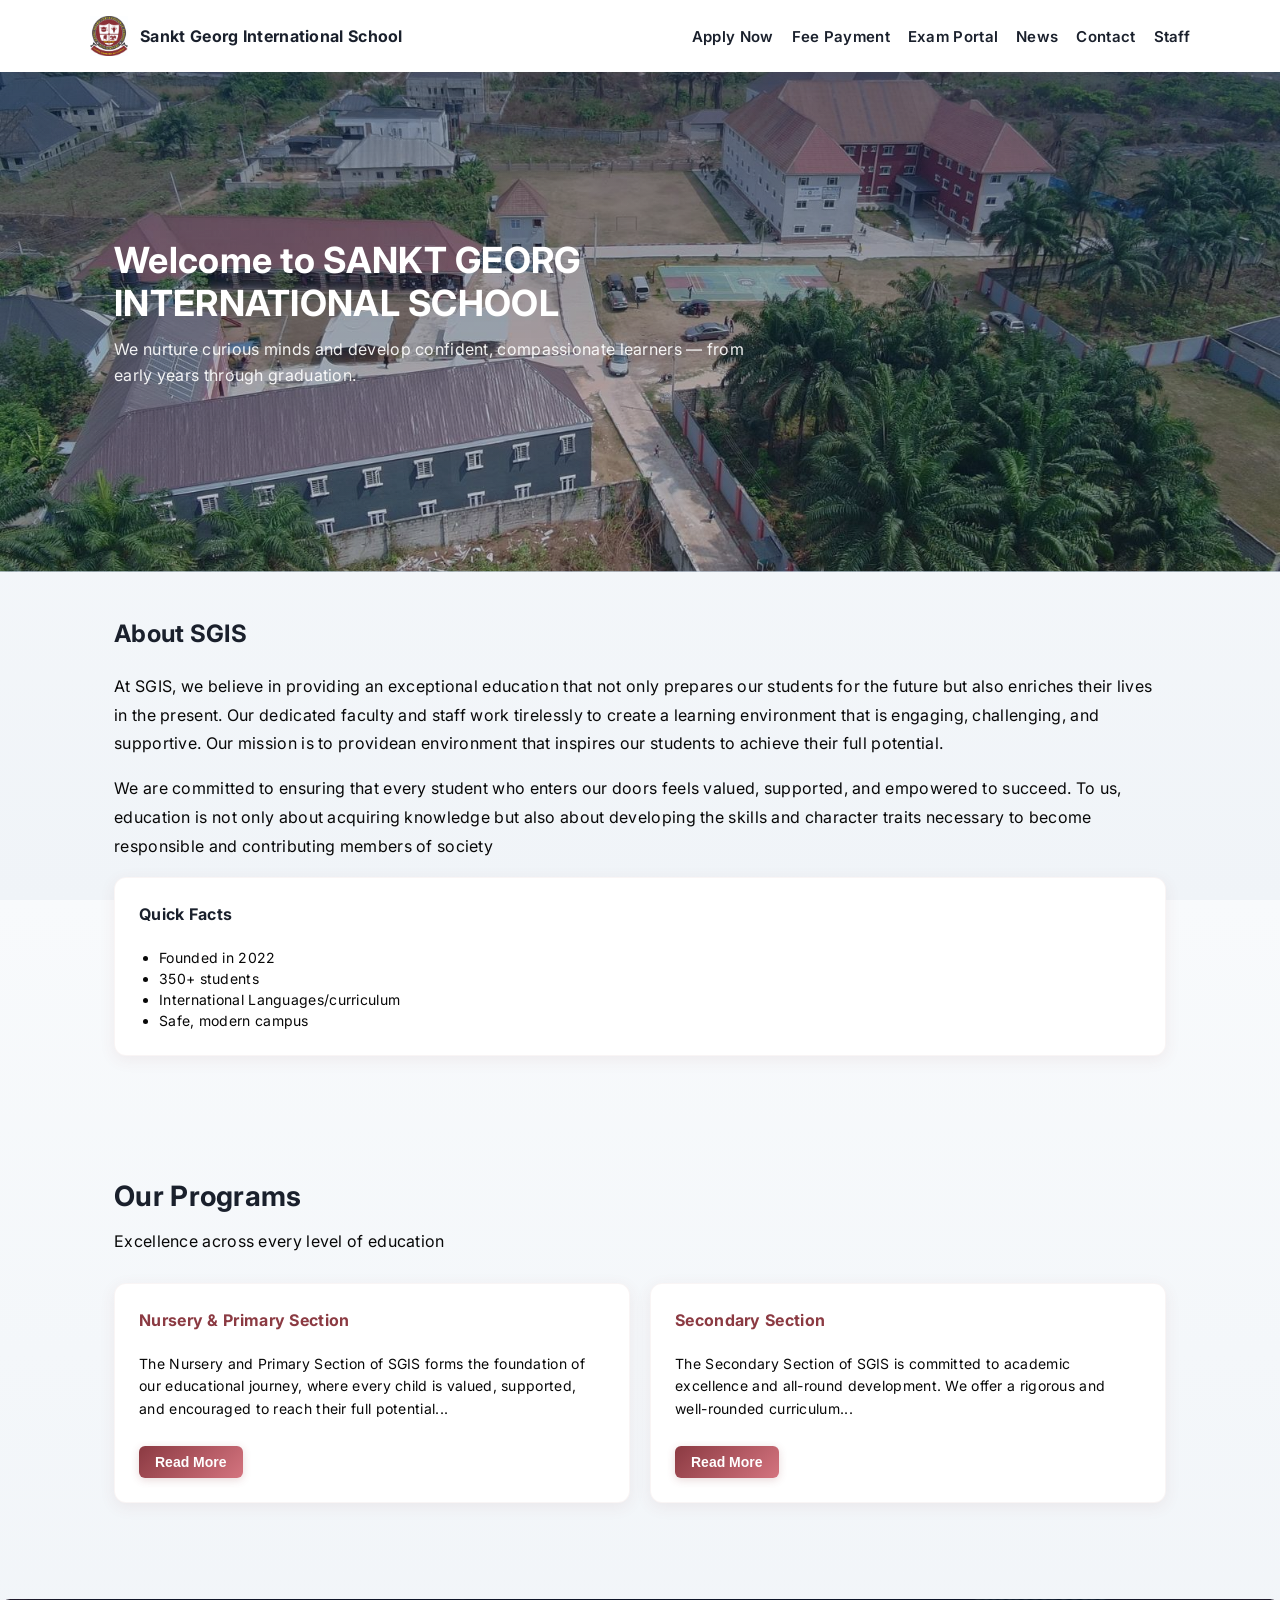
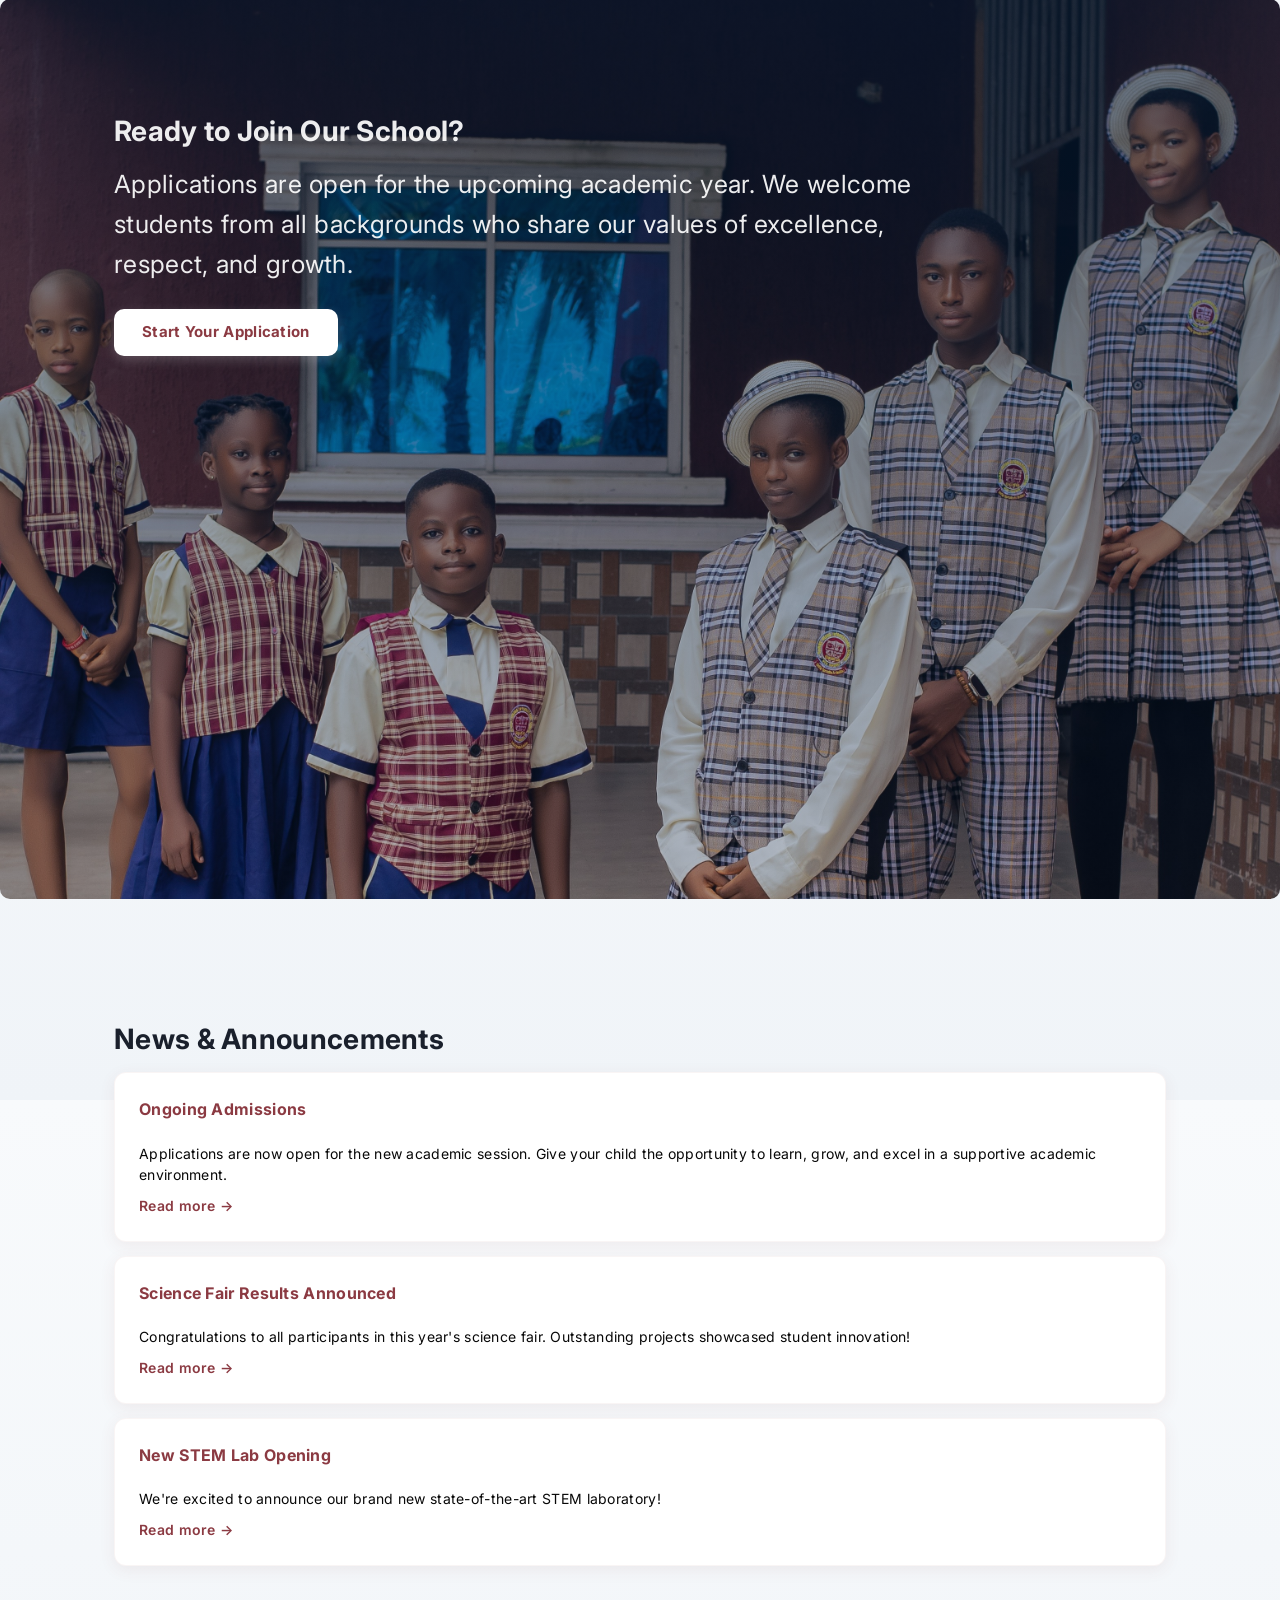
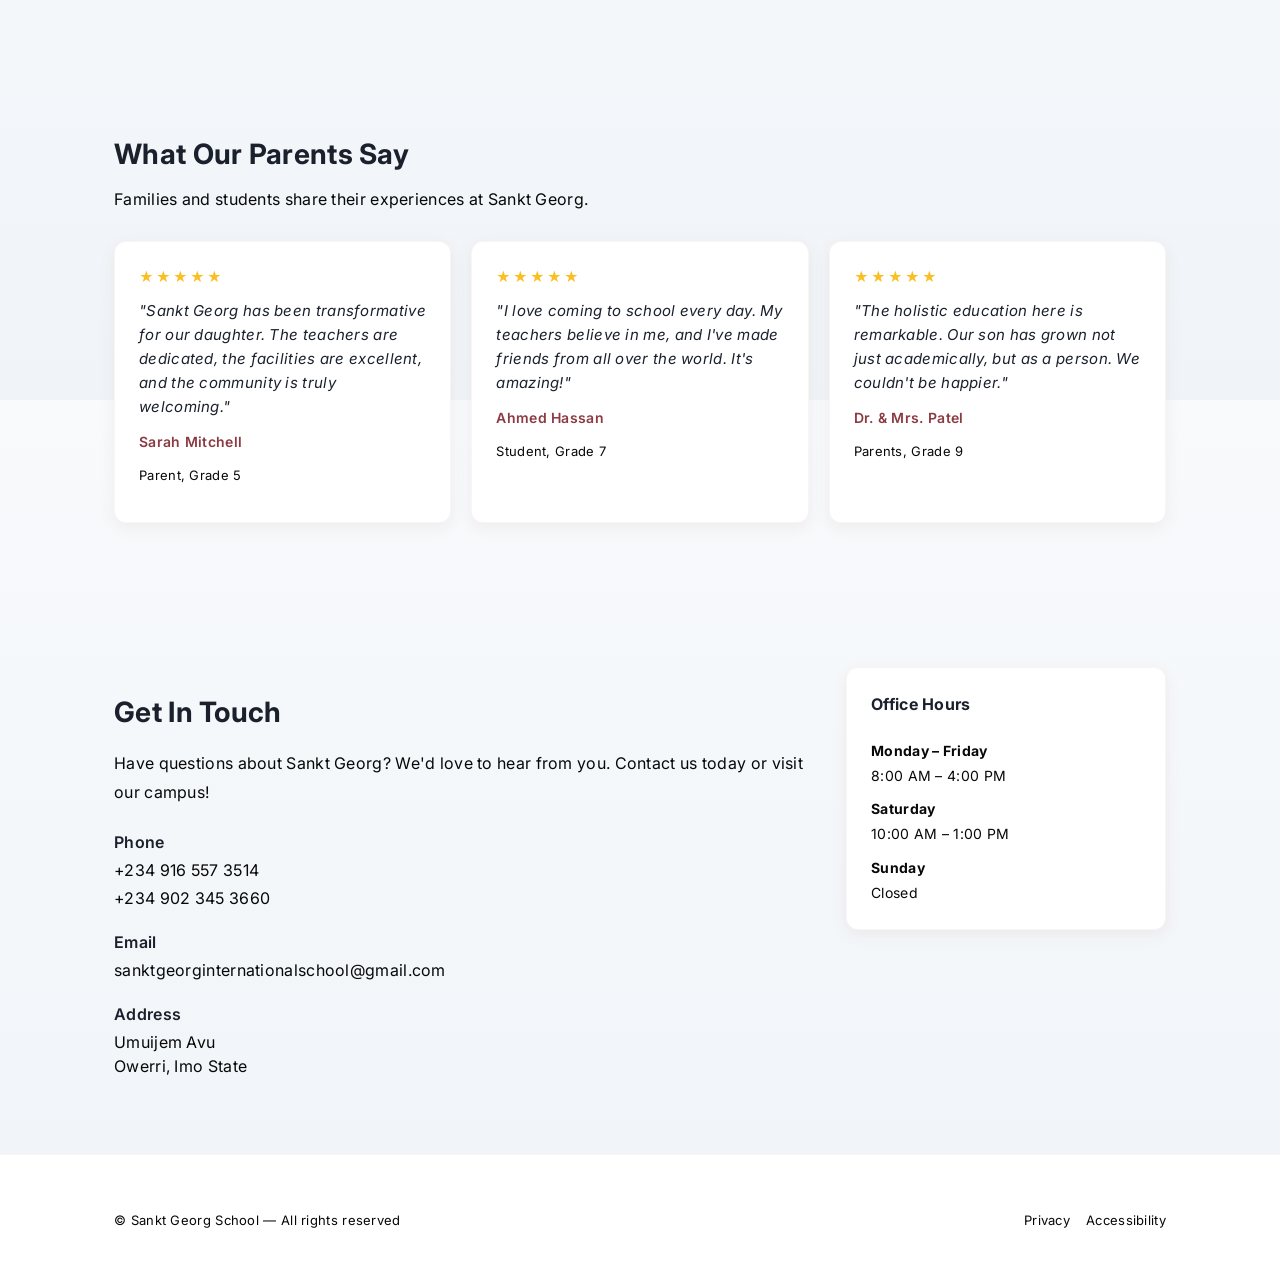
<file: index.html>
<!doctype html>
<html lang="en">
<head>
    <meta charset="utf-8">
    <meta name="viewport" content="width=device-width,initial-scale=1">
    <title>Sankt Georg School — Home</title>
    <meta name="description" content="Sankt Georg School — Excellence in education, community, and growth.">
    <link href="https://fonts.googleapis.com/css2?family=Inter:wght@300;400;600;700&display=swap" rel="stylesheet">
    <!--<link rel="stylesheet" href="/styles.css">-->
    <style>
        :root{
            --brand:#8b3a42;
            --brand-light:#d4747f;
            --brand-dark:#5a1e28;
            --muted:#080808;
            --bg:#f8fafc
        }
        *{
            box-sizing:border-box
        } 
        html,body{
            height:100%;
        }
        body{
            margin:0;
            font-family:Inter,system-ui,Segoe UI,Roboto,"Helvetica Neue",Arial;
            line-height:1.5;color:#1a202c;
            background:linear-gradient(180deg,var(--bg),#f0f4f8);
            letter-spacing:0.3px;
        }
        .container{
            max-width:1100px;
            margin:0 auto;
            padding:24px;
            width:100%
        }
        header{
            background:#fff;
            border-bottom:none;
            box-shadow:0 2px 12px rgba(139,58,66,0.08);
            position:sticky;
            top:0;
            z-index:999;
        }
        .topbar{
            display:flex;
            align-items:center;
            justify-content:space-between;
            padding:16px 0;
            flex-wrap:wrap;
        }
        .brand{
            display:flex;
            gap:12px;
            align-items:center;
            flex-wrap:wrap;
        }
        .logo{
            height:40px;
            width:auto;
            object-fit:contain;
            flex-shrink:0;
        }
        nav ul{display:flex;
            gap:18px;
            list-style:none;
            padding:0;
            margin:0;
            flex-wrap:wrap
        }
        nav a{
            color:#1a202c;
            text-decoration:none;
            font-weight:600;transition:color 0.3s ease;
            position:relative;
            font-size:15px
        }
        nav a:hover{color:var(--brand)}
        nav a:after{
            content:'';
            position:absolute;
            bottom:-6px;
            left:0;
            width:0;
            height:2px;
            background:var(--brand);transition:width 0.3s ease
        }
        nav a:hover:after{width:100%}
        .menu-toggle{display:none;
            background:none;
            border:none;
            font-size:24px;
            cursor:pointer;
            color:var(--brand);
            flex-direction:column;
            gap:5px;
            padding:8px
        }
        .menu-toggle span{
            display:block;
            width:24px;
            height:3px;
            background:var(--brand);
            border-radius:2px;
            transition:all 0.3s ease
        }
        .menu-toggle.active span:nth-child(1){
            transform:rotate(45deg) translate(8px,8px);
            background:var(--brand)
        }
        .menu-toggle.active span:nth-child(2){
            opacity:0;
            background:var(--brand);
        }
        .menu-toggle.active span:nth-child(3){
            transform:rotate(-45deg) translate(7px,-7px);
            background:var(--brand);
        }
        .hero{background:
            linear-gradient(rgba(6,34,68,0.45), rgba(6,34,68,0.22)),
            url("img/air-view.jpeg") center/cover no-repeat;
            padding:64px 0;
            border-bottom:1px solid rgba(230,238,248,0.6);
            color:#fff;
            min-height:500px;
            display:flex;
            align-items:center;
        }
        .hero-grid{
            display:grid;
            grid-template-columns:1fr 360px;
            gap:28px;align-items:center;
        }
        .hero h1{
            margin:0;
            font-size:clamp(24px, 5vw, 36px);
            color:#fff;
            font-weight:700;
            line-height:1.2;
        }
        .lead{
            color:rgba(255,255,255,0.92);
            margin-top:12px;
            font-size:clamp(14px, 3vw, 16px);
            line-height:1.6;
        }
        .cta{
            margin-top:20px
        }
        .btn{display:inline-block;
            padding:clamp(10px, 2vw, 12px) clamp(20px, 4vw, 28px);
            border-radius:10px;
            background:linear-gradient(135deg,var(--brand),var(--brand-light));
            color:#fff;text-decoration:none;
            font-weight:600;
            transition:all 0.3s ease;
            box-shadow:0 4px 12px rgba(139,58,66,0.3);
            cursor:pointer;
            border:none;
            font-size:clamp(13px, 2.5vw, 15px);
        }
        .btn:hover{
            transform:translateY(-2px);
            box-shadow:0 6px 18px rgba(139,58,66,0.4);
        }
        .btn:active{
            transform:translateY(0);
        }
        .card{
            background:#fff;
            border-radius:12px;
            padding:clamp(18px, 4vw, 24px);
            box-shadow:0 4px 16px rgba(139,58,66,0.08);
            transition:all 0.3s ease;
            border:1px solid rgba(139,58,66,0.05);
        }
        .card:hover{
            box-shadow:0 8px 24px rgba(139,58,66,0.12);
            transform:translateY(-2px);
        }
        .section{
            padding:clamp(32px, 6vw, 48px) 0;
        }
        
        /* Make the about section use a single-column grid when the class is present */
        .section__about .container > div{
            display:grid;
            grid-template-columns:1fr;
            gap:28px;
            align-items:start;
        }
        .section h2{
            font-size:clamp(22px, 5vw, 28px);
            font-weight:700;
            color:#1a202c;
            margin-bottom:12px;
        }
        .grid-3{
            display:grid;
            grid-template-columns:repeat(auto-fit, minmax(280px, 1fr));
            gap:clamp(16px, 3vw, 20px);
        }
        .grid-3 .card h4{margin-top:0;
            color:var(--brand);
            font-size:clamp(14px, 2.5vw, 16px);
        }
        .news-list{display:flex;
            flex-direction:column;
            gap:clamp(12px, 2vw, 14px);
        }

        /* Admissions section with background image and gradient overlay */
        .admissions{
            background:
                linear-gradient(rgba(6,34,68,0.55), rgba(6,34,68,0.25)),
                url("img/1001652768copy.jpg.jpeg") center/cover no-repeat;
            color:#fff;
            padding:clamp(48px, 8vw, 64px) 0;
            border-radius:10px;
            margin:clamp(16px, 3vw, 24px) 0;
            min-height: 100vh;
        }
        .admissions .card{background:transparent;box-shadow:none}
        .admissions .btn{background:#fff;color:var(--brand);font-weight:700;box-shadow:0 4px 12px rgba(255,255,255,0.2)}
        .admissions .btn:hover{background:rgba(255,255,255,0.95)}
        footer{padding:32px 0;color:var(--muted);font-size:13px;background:#fff;border-top:1px solid rgba(139,58,66,0.05)}
        .meta{display:flex;gap:16px;align-items:center}
        footer a{color:var(--muted);text-decoration:none;transition:color 0.3s ease}
        footer a:hover{color:var(--brand)}
        .testimonials{background:linear-gradient(135deg,rgba(139,58,66,0.05),rgba(212,116,127,0.05));padding:48px 0;border-radius:16px}
        .testimonials-grid{display:grid;grid-template-columns:repeat(3,1fr);gap:20px}
        .testimonial-card{background:#fff;border-radius:12px;padding:24px;box-shadow:0 4px 16px rgba(139,58,66,0.08);border:1px solid rgba(139,58,66,0.05);transition:all 0.3s ease}
        .testimonial-card:hover{transform:translateY(-4px);box-shadow:0 8px 24px rgba(139,58,66,0.12)}
        .stars{color:#fbbf24;font-size:14px;margin-bottom:12px;letter-spacing:2px}
        .testimonial-text{color:#1a202c;font-size:15px;line-height:1.6;margin:12px 0;font-style:italic}
        .testimonial-author{font-weight:600;color:var(--brand);font-size:14px;margin-top:12px}
        .testimonial-role{color:var(--muted);font-size:13px;margin-top:2px}
        
        /* Read More Button Styling */
        .read-more-btn {
            display: inline-block;
            margin-top: 12px;
            padding: 8px 16px;
            background: linear-gradient(135deg, var(--brand), var(--brand-light));
            color: #fff;
            border: none;
            border-radius: 6px;
            cursor: pointer;
            font-weight: 600;
            font-size: 14px;
            transition: all 0.3s ease;
            box-shadow: 0 2px 8px rgba(139, 58, 66, 0.2);
        }
        
        .read-more-btn:hover {
            transform: translateY(-2px);
            box-shadow: 0 4px 12px rgba(139, 58, 66, 0.3);
        }
        
        .read-more-btn:active {
            transform: translateY(0);
        }
        
        /* Modal Styling */
        .modal {
            display: none;
            position: fixed;
            z-index: 1000;
            left: 0;
            top: 0;
            width: 100%;
            height: 100%;
            background-color: rgba(0, 0, 0, 0.5);
            animation: fadeIn 0.3s ease;
        }
        
        @keyframes fadeIn {
            from {
                opacity: 0;
            }
            to {
                opacity: 1;
            }
        }
        
        .modal-content {
            background-color: #fefefe;
            margin: auto;
            padding: 32px;
            border-radius: 12px;
            width: 90%;
            max-width: 700px;
            max-height: 80vh;
            overflow-y: auto;
            position: absolute;
            top: 50%;
            left: 50%;
            transform: translate(-50%, -50%);
            box-shadow: 0 8px 32px rgba(139, 58, 66, 0.2);
            animation: slideUp 0.3s ease;
        }
        
        @keyframes slideUp {
            from {
                transform: translate(-50%, -45%);
                opacity: 0;
            }
            to {
                transform: translate(-50%, -50%);
                opacity: 1;
            }
        }
        
        .modal-content h3 {
            margin-top: 0;
            color: var(--brand);
            font-size: 24px;
        }
        
        .close {
            color: var(--muted);
            float: right;
            font-size: 28px;
            font-weight: bold;
            cursor: pointer;
            transition: color 0.3s ease;
        }
        
        .close:hover {
            color: var(--brand);
        }

        @media (max-width:900px){
            .menu-toggle{display:flex}
            nav ul{display:none;position:absolute;top:70px;left:0;right:0;flex-direction:column;background:#fff;padding:16px 24px;margin:0;box-shadow:0 4px 12px rgba(139,58,66,0.1);gap:0;width:100%}
            nav ul.active{display:flex}
            nav li{padding:12px 0;border-bottom:1px solid rgba(139,58,66,0.05)}
            nav li:last-child{border-bottom:none}
            nav a{padding:8px 0;display:block;color:var(--brand);font-weight:600}
            nav a:after{display:none}
            .hero-grid{grid-template-columns:1fr;}
            .grid-3{grid-template-columns:1fr}
            .testimonials-grid{grid-template-columns:1fr}
            #about .container > div{margin-left:auto;margin-right:auto;display:block}

             .admissions {
                min-height: clamp(400px, 70vh, 600px);
                background-size: cover; /* keep it clean */
                background-position: center top;
                padding: 40px 0; /* slightly tighter spacing */
            }
        }

    </style>    
</head>
<body>
    <header>
        <div class="container topbar">
            <div class="brand">
                <a href="index.html" style="display:flex;gap:12px;align-items:center;text-decoration:none">
                    <img class="logo" src="img/school-logo.jpeg" alt="School Logo">
                    <div>
                        <div style="font-weight:700;color:#1a202c">Sankt Georg International School</div>
                        <div style="font-size:12px;color:var(--muted)"></div>
                    </div>
                </a>
            </div>
            <button class="menu-toggle" id="menuToggle" aria-label="Toggle menu">
                <span></span>
                <span></span>
                <span></span>
            </button>
            <nav aria-label="Main">
                <ul id="navMenu">                    
                    <li><a href="admission.html">Apply Now</a></li>
                    <li><a href="payment.html?mode=student_fee">Fee Payment</a></li>
                    <li><a href="login.html">Exam Portal</a></li>
                    <li><a href="#news">News</a></li>
                    <li><a href="#contact">Contact</a></li>
                    <li><a href="staff.html">Staff</a></li>
                </ul>
            </nav>
        </div>
    </header>

    <main>
        <section class="hero">
            <div class="container hero-grid">
                <div>
                    <h1>Welcome to SANKT GEORG INTERNATIONAL SCHOOL</h1>
                    <p class="lead">We nurture curious minds and develop confident, compassionate learners — from early years through graduation.</p>
                </div>
                <!--
                <aside class="card">
                </aside>
            -->
            </div>
        </section>

        <section id="about" class="section__about">
            <div class="container">
                <div style="display:grid;grid-template-columns:1fr;gap:28px;align-items:start">
                    <div>
                        <h2>About SGIS</h2>
                        <p style="color:var(--muted);line-height:1.8">At SGIS, we believe in providing an exceptional education that not only prepares our students 
                            for the future but also enriches their lives in the present. Our dedicated faculty and staff work tirelessly to create a learning environment 
                            that is engaging, challenging, and supportive. Our mission is to providean environment that inspires our students to achieve their full potential. 
                        </p>
                        <p style="color:var(--muted);line-height:1.8">We are committed to ensuring that every student who enters our doors feels valued, supported, 
                            and empowered to succeed. To us, education is not only about acquiring knowledge but also about developing the skills and character traits 
                            necessary to become responsible and contributing members of society
                        </P>
                    <div class="card">
                        <h4 style="margin-top:0">Quick Facts</h4>
                        <ul style="margin:0;padding-left:20px;color:var(--muted);font-size:14px">
                            <li>Founded in 2022</li>
                            <li>350+ students</li>
                            <li>International Languages/curriculum</li>
                            <li>Safe, modern campus</li>
                        </ul>
                    </div>
                </div>
            </div>
        </section>

        <section id="forms" class="section">
            <div class="container">
                <h2>Our Programs</h2>
                <p class="lead" style="margin-bottom:28px;color:var(--muted)">Excellence across every level of education</p>
                <div class="grid-3">
                    <div class="card">
                        <h4>Nursery & Primary Section</h4>
                        <p class="truncated-text" style="color:var(--muted);font-size:14px;line-height:1.6">The Nursery and Primary Section of SGIS forms the foundation of our educational journey, where every child is valued, supported, and encouraged to reach their full potential...</p>
                        <button class="read-more-btn" onclick="openModal('modal-1')">Read More</button>
                    </div>
                    <div class="card">
                        <h4>Secondary Section</h4>
                        <p class="truncated-text" style="color:var(--muted);font-size:14px;line-height:1.6">The Secondary Section of SGIS is committed to academic excellence and all-round development. We offer a rigorous and well-rounded curriculum...</p>
                        <button class="read-more-btn" onclick="openModal('modal-2')">Read More</button>
                    </div>
                </div>
            </div>
        </section>

        <!-- Modal for Nursery & Primary Section -->
        <div id="modal-1" class="modal">
            <div class="modal-content">
                <span class="close" onclick="closeModal('modal-1')">&times;</span>
                <h3>Nursery & Primary Section</h3>
                <p style="color:var(--muted);font-size:14px;line-height:1.6">The Nursery and Primary Section of SGIS forms the foundation of our educational journey, where every child is valued, supported, 
                    and encouraged to reach their full potential. We focus on personalized learning, helping pupils build confidence, discover their strengths, and grow academically, socially, and creatively.
                    Our classrooms are spacious, child-friendly, and equipped to provide a safe and engaging learning environment. Pupils also benefit from access to the library, computer rooms, and a variety 
                    of extracurricular activities such as sports, music, drama, art, and educational trips.
                    Learning at this level is hands-on and well-rounded, covering practical life skills, language development, mathematics, science, social studies, and creative activities. Through this balanced 
                    approach, we nurture curiosity, concentration, independence, and a strong sense of community among pupils, parents, and staff</p>
            </div>
        </div>

        <!-- Modal for Secondary Section -->
        <div id="modal-2" class="modal">
            <div class="modal-content">
                <span class="close" onclick="closeModal('modal-2')">&times;</span>
                <h3>Secondary Section</h3>
                <p style="color:var(--muted);font-size:14px;line-height:1.6">The Secondary Section of SGIS is committed to academic excellence and all-round development. We offer a rigorous and well-rounded 
                    curriculum that challenges students to achieve their full potential while equipping them with the knowledge, discipline, and skills needed for future success.
                    Our highly qualified teachers provide personalized guidance and support, helping students excel academically and grow in confidence. Beyond the classroom, students benefit from a variety 
                    of extracurricular activities, including sports, clubs, and community service, which help to build leadership, teamwork, and social responsibility.
                    SGIS provides a modern and stimulating learning environment with well-equipped classrooms, science laboratories, computer rooms, a library, and sports facilities. We also promote a strong 
                    culture of respect, inclusivity, and kindness, creating a safe and supportive community where every student can thrive.
                    Our curriculum is broad-based and balanced, covering the CORE academic curriculum, CO-CURRICULAR activities, and the HIDDEN curriculum that shapes attitudes, values, and character. This 
                    approach ensures that students receive not only quality education but also the personal development needed to become responsible and successful individuals.</p>
            </div>
        </div>

        <section id="admissions" class="section admissions">
            <div class="container">
                <div style="max-width:820px">
                    <h2 style="color:rgba(255,255,255,0.92);">Ready to Join Our School?</h2>
                    <p class="lead" style="color:rgba(255,255,255,0.92);font-size: 25px">Applications are open for the upcoming academic year. We welcome students from all backgrounds who share our values of excellence, respect, and growth.</p>
                    <div class="cta" style="margin-top:24px;display:flex;gap:12px;flex-wrap:wrap">
                        <a href="admission.html" class="btn">Start Your Application</a>
                    </div>
                </div>
            </div>
        </section>

        <section id="news" class="section" style="background:transparent">
            <div class="container">
                <h2>News & Announcements</h2>
                <div class="news-list" style="margin-top:12px">
                    <div class="card">
                        <h4 style="margin-top:0;color:var(--brand)">Ongoing Admissions</h4>
                        <p style="color:var(--muted);font-size:14px;margin:8px 0">Applications are now open for the new academic session. Give your child the opportunity to learn, grow, and excel in a supportive academic environment.</p>
                        <a href="#" style="color:var(--brand);font-weight:600;text-decoration:none;font-size:14px">Read more →</a>
                    </div>
                    <div class="card">
                        <h4 style="margin-top:0;color:var(--brand)">Science Fair Results Announced</h4>
                        <p style="color:var(--muted);font-size:14px;margin:8px 0">Congratulations to all participants in this year's science fair. Outstanding projects showcased student innovation!</p>
                        <a href="#" style="color:var(--brand);font-weight:600;text-decoration:none;font-size:14px">Read more →</a>
                    </div>
                    <div class="card">
                        <h4 style="margin-top:0;color:var(--brand)">New STEM Lab Opening</h4>
                        <p style="color:var(--muted);font-size:14px;margin:8px 0">We're excited to announce our brand new state-of-the-art STEM laboratory!</p>
                        <a href="#" style="color:var(--brand);font-weight:600;text-decoration:none;font-size:14px">Read more →</a>
                    </div>
                </div>
            </div>
        </section>

        <section id="testimonials" class="section">
            <div class="container">
                <h2>What Our Parents Say</h2>
                <p class="lead" style="margin-bottom:28px;color:var(--muted)">Families and students share their experiences at Sankt Georg.</p>
                <div class="testimonials-grid">
                    <div class="testimonial-card">
                        <div class="stars">★★★★★</div>
                        <p class="testimonial-text">"Sankt Georg has been transformative for our daughter. The teachers are dedicated, the facilities are excellent, and the community is truly welcoming."</p>
                        <p class="testimonial-author">Sarah Mitchell</p>
                        <p class="testimonial-role">Parent, Grade 5</p>
                    </div>
                    <div class="testimonial-card">
                        <div class="stars">★★★★★</div>
                        <p class="testimonial-text">"I love coming to school every day. My teachers believe in me, and I've made friends from all over the world. It's amazing!"</p>
                        <p class="testimonial-author">Ahmed Hassan</p>
                        <p class="testimonial-role">Student, Grade 7</p>
                    </div>
                    <div class="testimonial-card">
                        <div class="stars">★★★★★</div>
                        <p class="testimonial-text">"The holistic education here is remarkable. Our son has grown not just academically, but as a person. We couldn't be happier."</p>
                        <p class="testimonial-author">Dr. & Mrs. Patel</p>
                        <p class="testimonial-role">Parents, Grade 9</p>
                    </div>
                </div>
            </div>
        </section>

        <section id="contact" class="section">
            <div class="container">
                <div style="display:grid;grid-template-columns:1fr 320px;gap:28px;align-items:start">
                    <div>
                        <h2>Get In Touch</h2>
                        <p style="color:var(--muted);line-height:1.8">Have questions about Sankt Georg? We'd love to hear from you. Contact us today or visit our campus!</p>
                        <div style="margin-top:24px;display:flex;flex-direction:column;gap:16px">
                            <div>
                                <p style="margin:0;font-weight:600;color:#1a202c">Phone</p>
                                <p style="margin:4px 0;color:var(--muted)">+234 916 557 3514</p>
                                <p style="margin:4px 0;color:var(--muted)">+234 902 345 3660</p>
                            </div>
                            <div>
                                <p style="margin:0;font-weight:600;color:#1a202c">Email</p>
                                <p style="margin:4px 0;color:var(--muted)">sanktgeorginternationalschool@gmail.com</p>
                            </div>
                            <div>
                                <p style="margin:0;font-weight:600;color:#1a202c">Address</p>
                                <p style="margin:4px 0;color:var(--muted)">Umuijem Avu<br>Owerri, Imo State</p>
                            </div>
                        </div>
                    </div>
                    <div class="card">
                        <h4 style="margin-top:0">Office Hours</h4>
                        <div style="color:var(--muted);font-size:14px;line-height:1.8">
                            <p style="margin:0"><strong>Monday – Friday</strong><br>8:00 AM – 4:00 PM</p>
                            <p style="margin:8px 0 0"><strong>Saturday</strong><br>10:00 AM – 1:00 PM</p>
                            <p style="margin:8px 0 0"><strong>Sunday</strong><br>Closed</p>
                        </div>
                    </div>
                </div>
            </div>
        </section>
    </main>

    <footer>
        <div class="container" style="display:flex;justify-content:space-between;align-items:center;gap:12px;flex-wrap:wrap">
            <div style="color:var(--muted)">© Sankt Georg School — All rights reserved</div>
            <div class="meta">
                <a href="#" style="color:var(--muted);text-decoration:none">Privacy</a>
                <a href="#" style="color:var(--muted);text-decoration:none">Accessibility</a>
            </div>
        </div>
    </footer>

    <script>
        const menuToggle = document.getElementById('menuToggle');
        const navMenu = document.getElementById('navMenu');

        menuToggle.addEventListener('click', () => {
            menuToggle.classList.toggle('active');
            navMenu.classList.toggle('active');
        });

        // Close menu when a link is clicked
        const navLinks = navMenu.querySelectorAll('a');
        navLinks.forEach(link => {
            link.addEventListener('click', () => {
                menuToggle.classList.remove('active');
                navMenu.classList.remove('active');
            });
        });

        // Close menu when clicking outside
        document.addEventListener('click', (e) => {
            if (!e.target.closest('header')) {
                menuToggle.classList.remove('active');
                navMenu.classList.remove('active');
            }
        });

        // Modal Functions for Read More
        function openModal(modalId) {
            const modal = document.getElementById(modalId);
            modal.style.display = 'block';
            document.body.style.overflow = 'hidden';
        }

        function closeModal(modalId) {
            const modal = document.getElementById(modalId);
            modal.style.display = 'none';
            document.body.style.overflow = 'auto';
        }

        // Close modal when clicking outside of modal-content
        window.addEventListener('click', function(event) {
            if (event.target.classList.contains('modal')) {
                event.target.style.display = 'none';
                document.body.style.overflow = 'auto';
            }
        });
    </script>

</body>
</html>
</file>
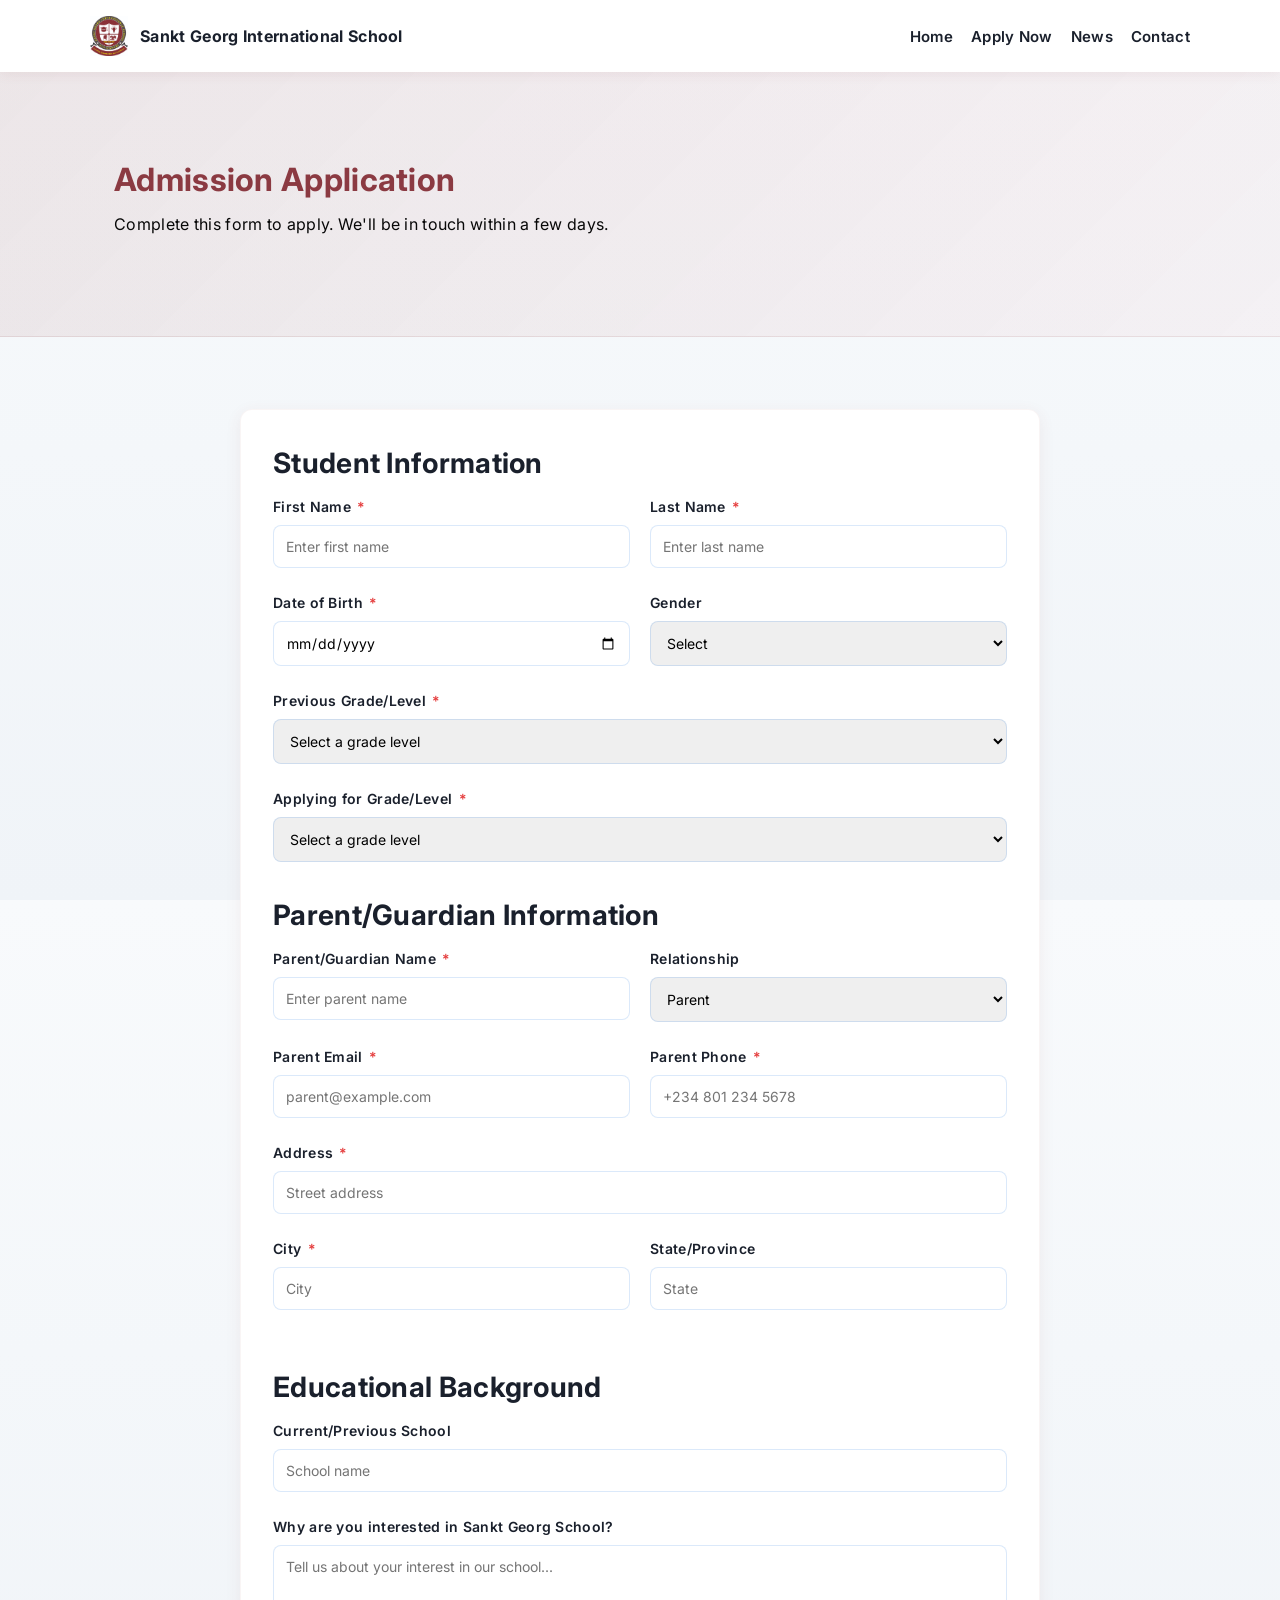
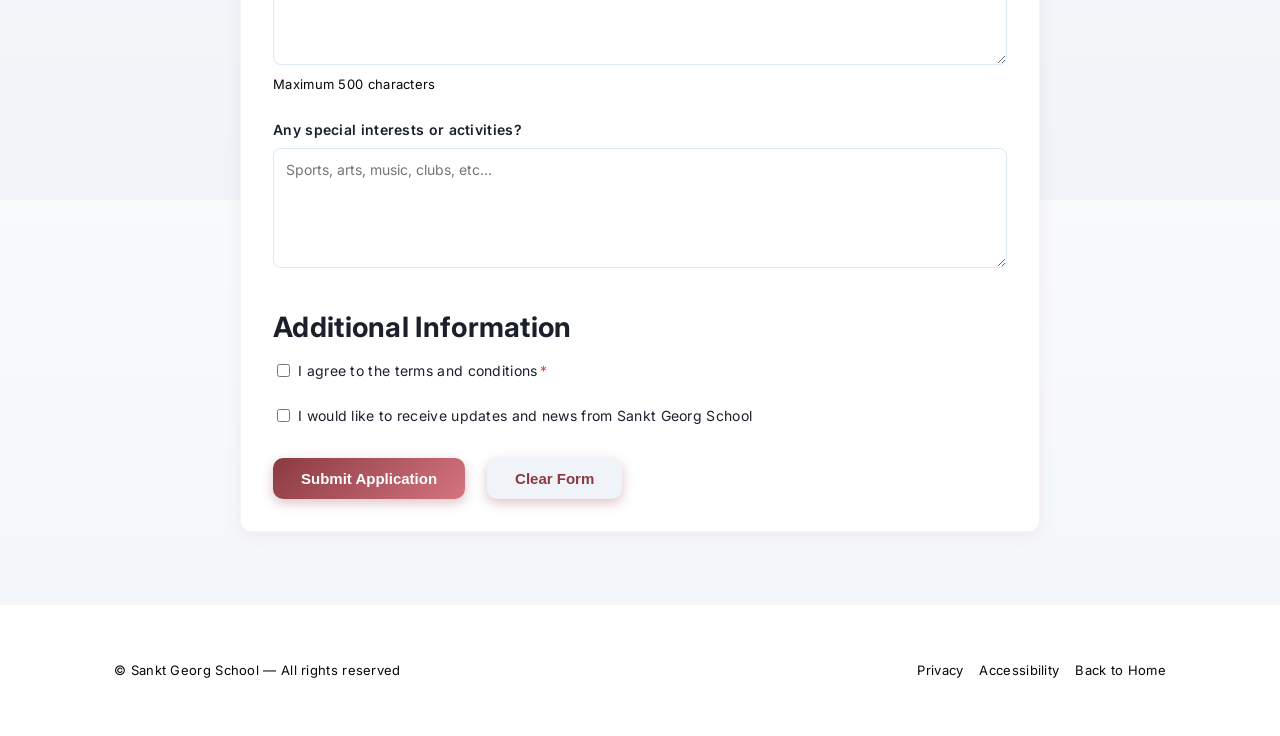
<file: admission.html>
<!doctype html>
<html lang="en">
<head>
    <meta charset="utf-8">
    <meta name="viewport" content="width=device-width,initial-scale=1">
    <title>Admission Application — Sankt Georg School</title>
    <meta name="description" content="Apply to Sankt Georg School. Complete our online admission application form.">
    <link href="https://fonts.googleapis.com/css2?family=Inter:wght@300;400;600;700&display=swap" rel="stylesheet">
    <style>
        :root{--brand:#8b3a42;--brand-light:#d4747f;--brand-dark:#5a1e28;--muted:#080808;--bg:#f8fafc}
        *{box-sizing:border-box}
        html,body{height:100%}
        body{margin:0;font-family:Inter,system-ui,Segoe UI,Roboto,"Helvetica Neue",Arial;line-height:1.5;color:#1a202c;background:linear-gradient(180deg,var(--bg),#f0f4f8);letter-spacing:0.3px}
        .container{max-width:1100px;margin:0 auto;padding:24px;width:100%}
        header{background:#fff;border-bottom:none;box-shadow:0 2px 12px rgba(139,58,66,0.08);position:sticky;top:0;z-index:999}
        .topbar{display:flex;align-items:center;justify-content:space-between;padding:16px 0;flex-wrap:wrap}
        .brand{display:flex;gap:12px;align-items:center;flex-wrap:wrap}
        .logo{height:40px;width:auto;object-fit:contain;flex-shrink:0}
        nav ul{display:flex;gap:18px;list-style:none;padding:0;margin:0;flex-wrap:wrap}
        nav a{color:#1a202c;text-decoration:none;font-weight:600;transition:color 0.3s ease;position:relative;font-size:15px}
        nav a:hover{color:var(--brand)}
        nav a:after{content:'';position:absolute;bottom:-6px;left:0;width:0;height:2px;background:var(--brand);transition:width 0.3s ease}
        nav a:hover:after{width:100%}
        .menu-toggle{display:none;background:none;border:none;font-size:24px;cursor:pointer;color:var(--brand);flex-direction:column;gap:5px;padding:8px}
        .menu-toggle span{display:block;width:24px;height:3px;background:var(--brand);border-radius:2px;transition:all 0.3s ease}
        .menu-toggle.active span:nth-child(1){transform:rotate(45deg) translate(8px,8px);background:var(--brand)}
        .menu-toggle.active span:nth-child(2){opacity:0;background:var(--brand)}
        .menu-toggle.active span:nth-child(3){transform:rotate(-45deg) translate(7px,-7px);background:var(--brand)}
        .page-hero{background:linear-gradient(135deg,rgba(139,58,66,0.1),rgba(212,116,127,0.05));padding:clamp(40px, 8vw, 60px) 0;border-bottom:1px solid rgba(139,58,66,0.1)}
        .page-hero h1{margin:0;font-size:clamp(24px, 5vw, 32px);color:var(--brand);font-weight:700}
        .section{padding:clamp(32px, 6vw, 48px) 0}
        .section h2{font-size:clamp(22px, 5vw, 28px);font-weight:700;color:#1a202c;margin-bottom:12px}
        .form-card{background:#fff;border-radius:12px;padding:clamp(18px, 4vw, 32px);box-shadow:0 4px 16px rgba(139,58,66,0.08);border:1px solid rgba(139,58,66,0.05);max-width:800px;margin:0 auto}
        .form-group{margin-bottom:clamp(16px, 3vw, 24px)}
        .form-group label{display:block;font-weight:600;margin-bottom:8px;color:#1a202c;font-size:clamp(13px, 2.5vw, 14px)}
        .form-group input,
        .form-group select,
        .form-group textarea{width:100%;padding:clamp(10px, 2vw, 12px);border:1px solid rgba(15,111,219,0.15);border-radius:8px;font-family:Inter,system-ui,Segoe UI;font-size:clamp(13px, 2.5vw, 14px);transition:border-color 0.3s ease,box-shadow 0.3s ease}
        .form-group input:focus,
        .form-group select:focus,
        .form-group textarea:focus{outline:none;border-color:var(--brand);box-shadow:0 0 0 3px rgba(139,58,66,0.1)}
        .form-group textarea{resize:vertical;min-height:120px}
        .form-row{display:grid;grid-template-columns:repeat(auto-fit, minmax(250px, 1fr));gap:20px}
        .btn{display:inline-block;padding:clamp(10px, 2vw, 12px) clamp(20px, 4vw, 28px);border-radius:10px;background:linear-gradient(135deg,var(--brand),var(--brand-light));color:#fff;text-decoration:none;font-weight:600;transition:all 0.3s ease;box-shadow:0 4px 12px rgba(139,58,66,0.3);cursor:pointer;border:none;font-size:clamp(13px, 2.5vw, 15px)}
        .btn:hover{transform:translateY(-2px);box-shadow:0 6px 18px rgba(139,58,66,0.4)}
        .btn:active{transform:translateY(0)}
        .btn-secondary{background:#f0f4f8;color:var(--brand);margin-left:10px}
        .btn-secondary:hover{background:#e8ecf2}
        footer{padding:clamp(24px, 4vw, 32px) 0;color:var(--muted);font-size:clamp(12px, 2vw, 13px);background:#fff;border-top:1px solid rgba(139,58,66,0.05)}
        .meta{display:flex;gap:clamp(12px, 2vw, 16px);align-items:center;flex-wrap:wrap}
        footer a{color:var(--muted);text-decoration:none;transition:color 0.3s ease}
        footer a:hover{color:var(--brand)}
        .required{color:#e53e3e;margin-left:2px}
        .info-text{color:var(--muted);font-size:clamp(12px, 2vw, 13px);margin-top:4px}
        @media (max-width:900px){
            .menu-toggle{display:flex}
            nav ul{display:none;position:absolute;top:70px;left:0;right:0;flex-direction:column;background:#fff;padding:16px 24px;margin:0;box-shadow:0 4px 12px rgba(139,58,66,0.1);gap:0;width:100%}
            nav ul.active{display:flex}
            nav li{padding:12px 0;border-bottom:1px solid rgba(139,58,66,0.05)}
            nav li:last-child{border-bottom:none}
            nav a{padding:8px 0;display:block;color:var(--brand);font-weight:600}
            nav a:after{display:none}
        }
        @media (max-width:767px){
            .container{padding:16px}
            .topbar{gap:12px}
            .brand div:last-child{font-size:clamp(13px, 3vw, 15px)}
            .brand div:last-child > div:first-child{font-size:clamp(14px, 3vw, 16px);font-weight:700}
            .brand div:last-child > div:last-child{font-size:clamp(10px, 2vw, 12px)}
            .form-card{padding:clamp(16px, 4vw, 24px)}
            footer > div{flex-direction:column;gap:16px;align-items:flex-start}
        }
        @media (max-width:479px){
            .container{padding:12px}
            .section{padding:24px 0}
            .section h2{font-size:clamp(20px, 5vw, 24px);margin-bottom:8px}
            .form-group{margin-bottom:16px}
            .btn-secondary{margin-left:0;margin-top:8px;width:100%}
        }
    </style>
</head>
<body>
    <header>
        <div class="container topbar">
            <div class="brand">
                <img class="logo" src="img/school-logo.jpeg" alt="School Logo">
                <div>
                    <div style="font-weight:700">Sankt Georg International School</div>
                    <div style="font-size:12px;color:var(--muted)"></div>
                </div>
            </div>
            <button class="menu-toggle" id="menuToggle" aria-label="Toggle menu">
                <span></span>
                <span></span>
                <span></span>
            </button>
            <nav aria-label="Main">
                <ul id="navMenu">
                    <li><a href="index.html">Home</a></li>
                    <li><a href="admission.html">Apply Now</a></li>
                    <li><a href="index.html#news">News</a></li>
                    <li><a href="index.html#contact">Contact</a></li>                    
                </ul>
            </nav>
        </div>
    </header>

    <main>
        <section class="page-hero">
            <div class="container">
                <h1>Admission Application</h1>
                <p style="color:var(--muted);margin-top:8px">Complete this form to apply. We'll be in touch within a few days.</p>
            </div>
        </section>

        <section class="section">
            <div class="container">
                <form class="form-card" id="admissionForm" onsubmit="handleFormSubmit(event)">
                    <h2 style="margin-top:0">Student Information</h2>
                    
                    <div class="form-row">
                        <div class="form-group">
                            <label>First Name <span class="required">*</span></label>
                            <input required type="text" placeholder="Enter first name">
                        </div>
                        <div class="form-group">
                            <label>Last Name <span class="required">*</span></label>
                            <input required type="text" placeholder="Enter last name">
                        </div>
                    </div>

                    <div class="form-row">
                        <div class="form-group">
                            <label>Date of Birth <span class="required">*</span></label>
                            <input required type="date">
                        </div>
                        <div class="form-group">
                            <label>Gender</label>
                            <select>
                                <option value="">Select</option>
                                <option value="male">Male</option>
                                <option value="female">Female</option>
                            </select>
                        </div>
                    </div>

                    <div class="form-group">
                        <label>Previous Grade/Level <span class="required">*</span></label>
                        <select required>
                            <option value="">Select a grade level</option>
                            <option value="kg">Kindergarten</option>
                            <option value="gr1">Grade 1</option>
                            <option value="gr2">Grade 2</option>
                            <option value="gr3">Grade 3</option>
                            <option value="gr4">Grade 4</option>
                            <option value="gr5">Grade 5</option>
                            <option value="gr6">Grade 6</option>
                            <option value="gr7">Grade 7</option>
                            <option value="gr8">Grade 8</option>
                            <option value="gr9">Grade 9</option>
                            <option value="gr10">Grade 10</option>
                            <option value="gr11">Grade 11</option>
                            <option value="gr12">Grade 12</option>
                        </select>
                    </div>

                    <div class="form-group">
                        <label>Applying for Grade/Level <span class="required">*</span></label>
                        <select required>
                            <option value="">Select a grade level</option>
                            <option value="kg">Kindergarten</option>
                            <option value="gr1">Grade 1</option>
                            <option value="gr2">Grade 2</option>
                            <option value="gr3">Grade 3</option>
                            <option value="gr4">Grade 4</option>
                            <option value="gr5">Grade 5</option>
                            <option value="gr6">Grade 6</option>
                            <option value="gr7">Grade 7</option>
                            <option value="gr8">Grade 8</option>
                            <option value="gr9">Grade 9</option>
                            <option value="gr10">Grade 10</option>
                            <option value="gr11">Grade 11</option>
                            <option value="gr12">Grade 12</option>
                        </select>
                    </div>

                    <h2 style="margin-top:32px">Parent/Guardian Information</h2>

                    <div class="form-row">
                        <div class="form-group">
                            <label>Parent/Guardian Name <span class="required">*</span></label>
                            <input required type="text" placeholder="Enter parent name">
                        </div>
                        <div class="form-group">
                            <label>Relationship</label>
                            <select>
                                <option value="parent">Parent</option>
                                <option value="guardian">Guardian</option>
                                <option value="other">Other</option>
                            </select>
                        </div>
                    </div>

                    <div class="form-row">
                        <div class="form-group">
                            <label>Parent Email <span class="required">*</span></label>
                            <input required type="email" placeholder="parent@example.com">
                        </div>
                        <div class="form-group">
                            <label>Parent Phone <span class="required">*</span></label>
                            <input required type="tel" placeholder="+234 801 234 5678">
                        </div>
                    </div>

                    <div class="form-group">
                        <label>Address <span class="required">*</span></label>
                        <input required type="text" placeholder="Street address">
                    </div>

                    <div class="form-row">
                        <div class="form-group">
                            <label>City <span class="required">*</span></label>
                            <input required type="text" placeholder="City">
                        </div>
                        <div class="form-group">
                            <label>State/Province</label>
                            <input type="text" placeholder="State">
                        </div>
                    </div>

                    <h2 style="margin-top:32px">Educational Background</h2>

                    <div class="form-group">
                        <label>Current/Previous School</label>
                        <input type="text" placeholder="School name">
                    </div>

                    <div class="form-group">
                        <label>Why are you interested in Sankt Georg School?</label>
                        <textarea placeholder="Tell us about your interest in our school..."></textarea>
                        <div class="info-text">Maximum 500 characters</div>
                    </div>

                    <div class="form-group">
                        <label>Any special interests or activities?</label>
                        <textarea placeholder="Sports, arts, music, clubs, etc..."></textarea>
                    </div>

                    <h2 style="margin-top:32px">Additional Information</h2>

                    <div class="form-group">
                        <label style="display:flex;align-items:center;font-weight:400;cursor:pointer">
                            <input required type="checkbox" style="width:auto;margin-right:8px">
                            I agree to the terms and conditions <span class="required">*</span>
                        </label>
                    </div>

                    <div class="form-group">
                        <label style="display:flex;align-items:center;font-weight:400;cursor:pointer">
                            <input type="checkbox" style="width:auto;margin-right:8px">
                            I would like to receive updates and news from Sankt Georg School
                        </label>
                    </div>

                    <div style="margin-top:32px;display:flex;gap:12px;flex-wrap:wrap">
                        <button class="btn" type="submit">Submit Application</button>
                        <button class="btn btn-secondary" type="reset">Clear Form</button>
                    </div>
                </form>
            </div>
        </section>
    </main>

    <footer>
        <div class="container" style="display:flex;justify-content:space-between;align-items:center;gap:12px;flex-wrap:wrap">
            <div style="color:var(--muted)">© Sankt Georg School — All rights reserved</div>
            <div class="meta">
                <a href="#">Privacy</a>
                <a href="#">Accessibility</a>
                <a href="index.html">Back to Home</a>
            </div>
        </div>
    </footer>

    <script>
        const API_BASE_URL = 'http://localhost:5000/api';

        async function handleFormSubmit(event) {
            event.preventDefault();
            
            // Collect form data
            const firstName = document.querySelector('input[placeholder="Enter first name"]').value;
            const lastName = document.querySelector('input[placeholder="Enter last name"]').value;
            const dateOfBirth = document.querySelector('input[type="date"]').value;
            const gender = document.querySelectorAll('select')[0].value;
            const previousGrade = document.querySelectorAll('select')[1].value;
            const applyingForGrade = document.querySelectorAll('select')[2].value;
            const parentName = document.querySelector('input[placeholder="Enter parent name"]').value;
            const parentRelationship = document.querySelectorAll('select')[3].value;
            const parentEmail = document.querySelector('input[placeholder="parent@example.com"]').value;
            const parentPhone = document.querySelector('input[placeholder="(555) 123-4567"]').value;
            const address = document.querySelector('input[placeholder="Street address"]').value;
            const city = document.querySelectorAll('input[placeholder="City"]')[0].value;
            const state = document.querySelector('input[placeholder="State"]').value;
            const previousSchool = document.querySelector('input[placeholder="School name"]').value;
            const interestReason = document.querySelectorAll('textarea')[0].value;
            const specialInterests = document.querySelectorAll('textarea')[1].value;
            const termsAccepted = document.querySelector('input[type="checkbox"]').checked;
            const subscribeToNews = document.querySelectorAll('input[type="checkbox"]')[1]?.checked || false;

            // Show loading state
            const submitBtn = event.target.querySelector('button[type="submit"]');
            const originalText = submitBtn.textContent;
            submitBtn.disabled = true;
            submitBtn.textContent = 'Submitting...';

            try {
                // Submit form data to backend
                const response = await fetch(`${API_BASE_URL}/admission/submit`, {
                    method: 'POST',
                    headers: {
                        'Content-Type': 'application/json'
                    },
                    body: JSON.stringify({
                        student: {
                            firstName,
                            lastName,
                            dateOfBirth,
                            gender,
                            previousGrade,
                            applyingForGrade
                        },
                        parent: {
                            name: parentName,
                            relationship: parentRelationship,
                            email: parentEmail,
                            phone: parentPhone,
                            address,
                            city,
                            state
                        },
                        education: {
                            previousSchool,
                            interestReason,
                            specialInterests
                        },
                        termsAccepted,
                        subscribeToNews
                    })
                });

                const data = await response.json();

                if (!response.ok) {
                    throw new Error(data.error || 'Failed to submit application');
                }

                if (data.success) {
                    // Store application data for payment page
                    sessionStorage.setItem('applicationId', data.admissionId);
                    sessionStorage.setItem('applicationRef', data.applicationId);
                    
                    // Show success message before redirecting
                    alert('✓ Application submitted successfully!\n\nApplication ID: ' + data.applicationId + '\n\nYou will now be redirected to complete your payment.');
                    
                    // Redirect to payment page
                    window.location.href = 'payment.html';
                } else {
                    throw new Error(data.error || 'Submission failed');
                }

            } catch (error) {
                console.error('Error:', error);
                alert('Error submitting application:\n' + error.message);
                submitBtn.disabled = false;
                submitBtn.textContent = originalText;
            }
        }

        const menuToggle = document.getElementById('menuToggle');
        const navMenu = document.getElementById('navMenu');

        menuToggle.addEventListener('click', () => {
            menuToggle.classList.toggle('active');
            navMenu.classList.toggle('active');
        });

        // Close menu when a link is clicked
        const navLinks = navMenu.querySelectorAll('a');
        navLinks.forEach(link => {
            link.addEventListener('click', () => {
                menuToggle.classList.remove('active');
                navMenu.classList.remove('active');
            });
        });

        // Close menu when clicking outside
        document.addEventListener('click', (e) => {
            if (!e.target.closest('header')) {
                menuToggle.classList.remove('active');
                navMenu.classList.remove('active');
            }
        });
    </script>

</body>
</html>
</file>
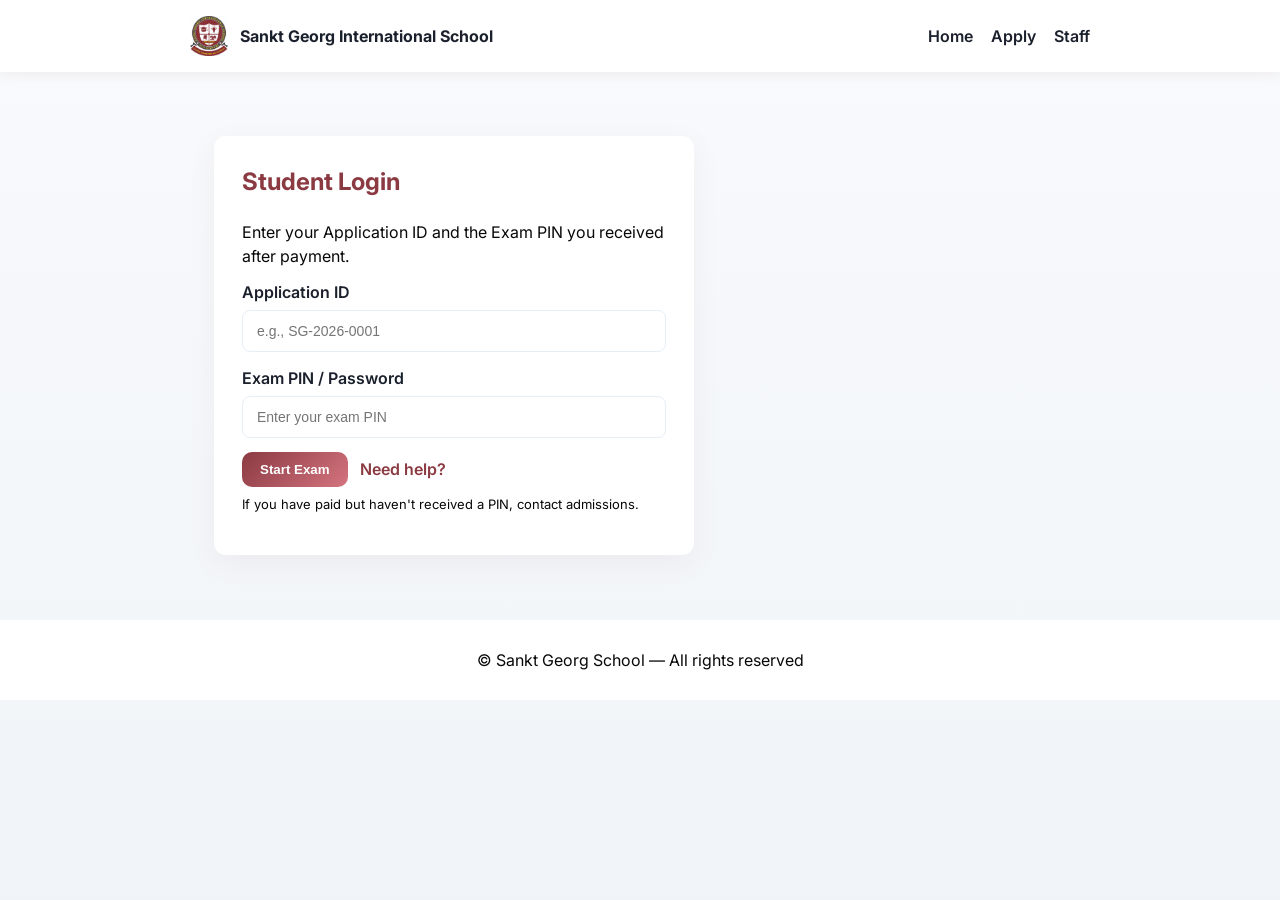
<file: login.html>
<!doctype html>
<html lang="en">
<head>
    <meta charset="utf-8">
    <meta name="viewport" content="width=device-width,initial-scale=1">
    <title>Sankt Georg — Student Login</title>
    <meta name="description" content="Student login for exam access">
    <link href="https://fonts.googleapis.com/css2?family=Inter:wght@300;400;600;700&display=swap" rel="stylesheet">
    <style>
        :root{--brand:#8b3a42;--brand-light:#d4747f;--muted:#080808;--bg:#f8fafc}
        *{box-sizing:border-box}
        html,body{height:100%}
        body{margin:0;font-family:Inter,system-ui,Segoe UI,Roboto,"Helvetica Neue",Arial;line-height:1.5;color:#1a202c;background:linear-gradient(180deg,var(--bg),#f0f4f8)}
        .container{max-width:900px;margin:0 auto;padding:24px;width:100%}
        header{background:#fff;border-bottom:none;box-shadow:0 2px 12px rgba(139,58,66,0.08);position:sticky;top:0;z-index:999}
        .topbar{display:flex;align-items:center;justify-content:space-between;padding:16px 0;flex-wrap:wrap}
        .brand{display:flex;gap:12px;align-items:center;flex-wrap:wrap}
        .logo{height:40px;width:auto;object-fit:contain;flex-shrink:0}
        nav ul{display:flex;gap:18px;list-style:none;padding:0;margin:0;flex-wrap:wrap}
        nav a{color:#1a202c;text-decoration:none;font-weight:600;transition:color 0.3s ease}
        .menu-toggle{display:none;background:none;border:none;font-size:24px;cursor:pointer;color:var(--brand);flex-direction:column;gap:5px;padding:8px}
        .menu-toggle span{display:block;width:24px;height:3px;background:var(--brand);border-radius:2px;transition:all 0.3s ease}
        .menu-toggle.active span:nth-child(1){transform:rotate(45deg) translate(8px,8px);background:var(--brand)}
        .menu-toggle.active span:nth-child(2){opacity:0;background:var(--brand)}
        .menu-toggle.active span:nth-child(3){transform:rotate(-45deg) translate(7px,-7px);background:var(--brand)}
        .login-wrap{display:flex;align-items:center;justify-content:center;min-height:60vh;padding:40px 0}
        .card{background:#fff;border-radius:12px;padding:28px;box-shadow:0 8px 30px rgba(139,58,66,0.06);width:100%;max-width:480px}
        .card h2{margin-top:0;color:var(--brand)}
        .form-group{display:flex;flex-direction:column;margin-bottom:14px}
        label{font-weight:600;margin-bottom:6px;color:#1a202c}
        input{padding:12px 14px;border-radius:8px;border:1px solid #e6eef8;font-size:14px}
        .btn{display:inline-block;padding:10px 18px;border-radius:10px;background:linear-gradient(135deg,var(--brand),var(--brand-light));color:#fff;text-decoration:none;font-weight:700;border:none;cursor:pointer}
        .hint{font-size:13px;color:var(--muted);margin-top:8px}
        .success{background:#ecfdf5;border:1px solid #bbf7d0;color:#065f46;padding:12px;border-radius:8px;margin-top:12px}
        @media (max-width:600px){
            .topbar{
                padding:12px
            }
            .container{
                padding:16px
            }
        }

         @media (max-width:900px){
            .menu-toggle{
                display:flex
            }
            nav ul{
                display:none;
                position:absolute;
                top:70px;left:0;
                right:0;
                flex-direction:column;
                background:#fff;
                padding:16px 24px;
                margin:0;
                box-shadow:0 4px 12px rgba(139,58,66,0.1);
                gap:0;
                width:100%;
            }
            nav ul.active{
                display:flex
            }
            nav li{
                padding:12px 0;
                border-bottom:1px solid rgba(139,58,66,0.05)
            }
            nav li:last-child{
                border-bottom:none
            }
            nav a{
                padding:8px 0;
                display:block;
                color:var(--brand);
                font-weight:600;
            }
            nav a:after{
                display:none;
            }
        }
    </style>
</head>
<body>
    <header>
        <div class="container topbar">
            <div class="brand">
                <a href="index.html" style="display:flex;gap:12px;align-items:center;text-decoration:none">
                    <img class="logo" src="img/school-logo.jpeg" alt="School Logo">
                    <div>
                        <div style="font-weight:700;color:#1a202c">Sankt Georg International School</div>
                    </div>
                </a>
            </div>
            <button class="menu-toggle" id="menuToggle" aria-label="Toggle menu">
                <span></span>
                <span></span>
                <span></span>
            </button>
            <nav aria-label="Main">
                <ul id="navMenu">
                    <li><a href="index.html">Home</a></li>
                    <li><a href="admission.html">Apply</a></li>
                    <li><a href="staff.html">Staff</a></li>
                </ul>
            </nav>
        </div>
    </header>

    <main>
        <section class="login-wrap">
            <div class="container">
                <div class="card">
                    <h2>Student Login</h2>
                    <p style="margin:0 0 12px;color:var(--muted)">Enter your Application ID and the Exam PIN you received after payment.</p>
                    <form id="loginForm">
                        <div class="form-group">
                            <label for="appId">Application ID</label>
                            <input id="appId" name="appId" type="text" placeholder="e.g., SG-2026-0001" required>
                        </div>
                        <div class="form-group">
                            <label for="pin">Exam PIN / Password</label>
                            <input id="pin" name="pin" type="password" placeholder="Enter your exam PIN" required>
                        </div>
                        <div style="display:flex;gap:12px;align-items:center">
                            <button class="btn" type="submit">Start Exam</button>
                            <a href="admission.html" style="color:var(--brand);font-weight:600;text-decoration:none;align-self:center">Need help?</a>
                        </div>
                        <div id="message" aria-live="polite"></div>
                    </form>
                    <p class="hint">If you have paid but haven't received a PIN, contact admissions.</p>
                </div>
            </div>
        </section>
    </main>

    <footer style="padding:28px 0;text-align:center;color:var(--muted);background:#fff;border-top:1px solid rgba(15,111,219,0.05)">
        © Sankt Georg School — All rights reserved
    </footer>

    <script>
        const menuToggle = document.getElementById('menuToggle');
        const navMenu = document.getElementById('navMenu');

        menuToggle.addEventListener('click', () => {
            menuToggle.classList.toggle('active');
            navMenu.classList.toggle('active');
        });

        const form = document.getElementById('loginForm');
        const message = document.getElementById('message');

        form.addEventListener('submit', (e) => {
            e.preventDefault();
            const appId = document.getElementById('appId').value.trim();
            const pin = document.getElementById('pin').value.trim();

            // Basic client-side validation
            if (!appId || !pin) {
                message.innerHTML = '<div style="color:#b91c1c;margin-top:12px">Please enter both Application ID and PIN.</div>';
                return;
            }

                // Simple client-side credential check (demo).
                // Replace this with a secure backend authentication in production.
                const validCreds = {
                    'SG-DEMO-0001': '123456',
                    'SG-2026-0001': 'EXAM2026'
                };

                if (validCreds[appId] && validCreds[appId] === pin) {
                    message.innerHTML = '<div class="success">Login successful — redirecting to the exam...</div>';
                    form.querySelector('button').disabled = true;
                    // mark session as authenticated so exam page can verify
                    sessionStorage.setItem('sg_auth', '1');
                    sessionStorage.setItem('sg_appId', appId);
                    setTimeout(() => {
                        window.location.href = 'exam.html';
                    }, 900);
                } else {
                    message.innerHTML = '<div style="color:#b91c1c;margin-top:12px">Invalid Application ID or PIN. If you have paid but not received a PIN, contact admissions.</div>';
                }
        });
    </script>
</body>
</html>
</file>
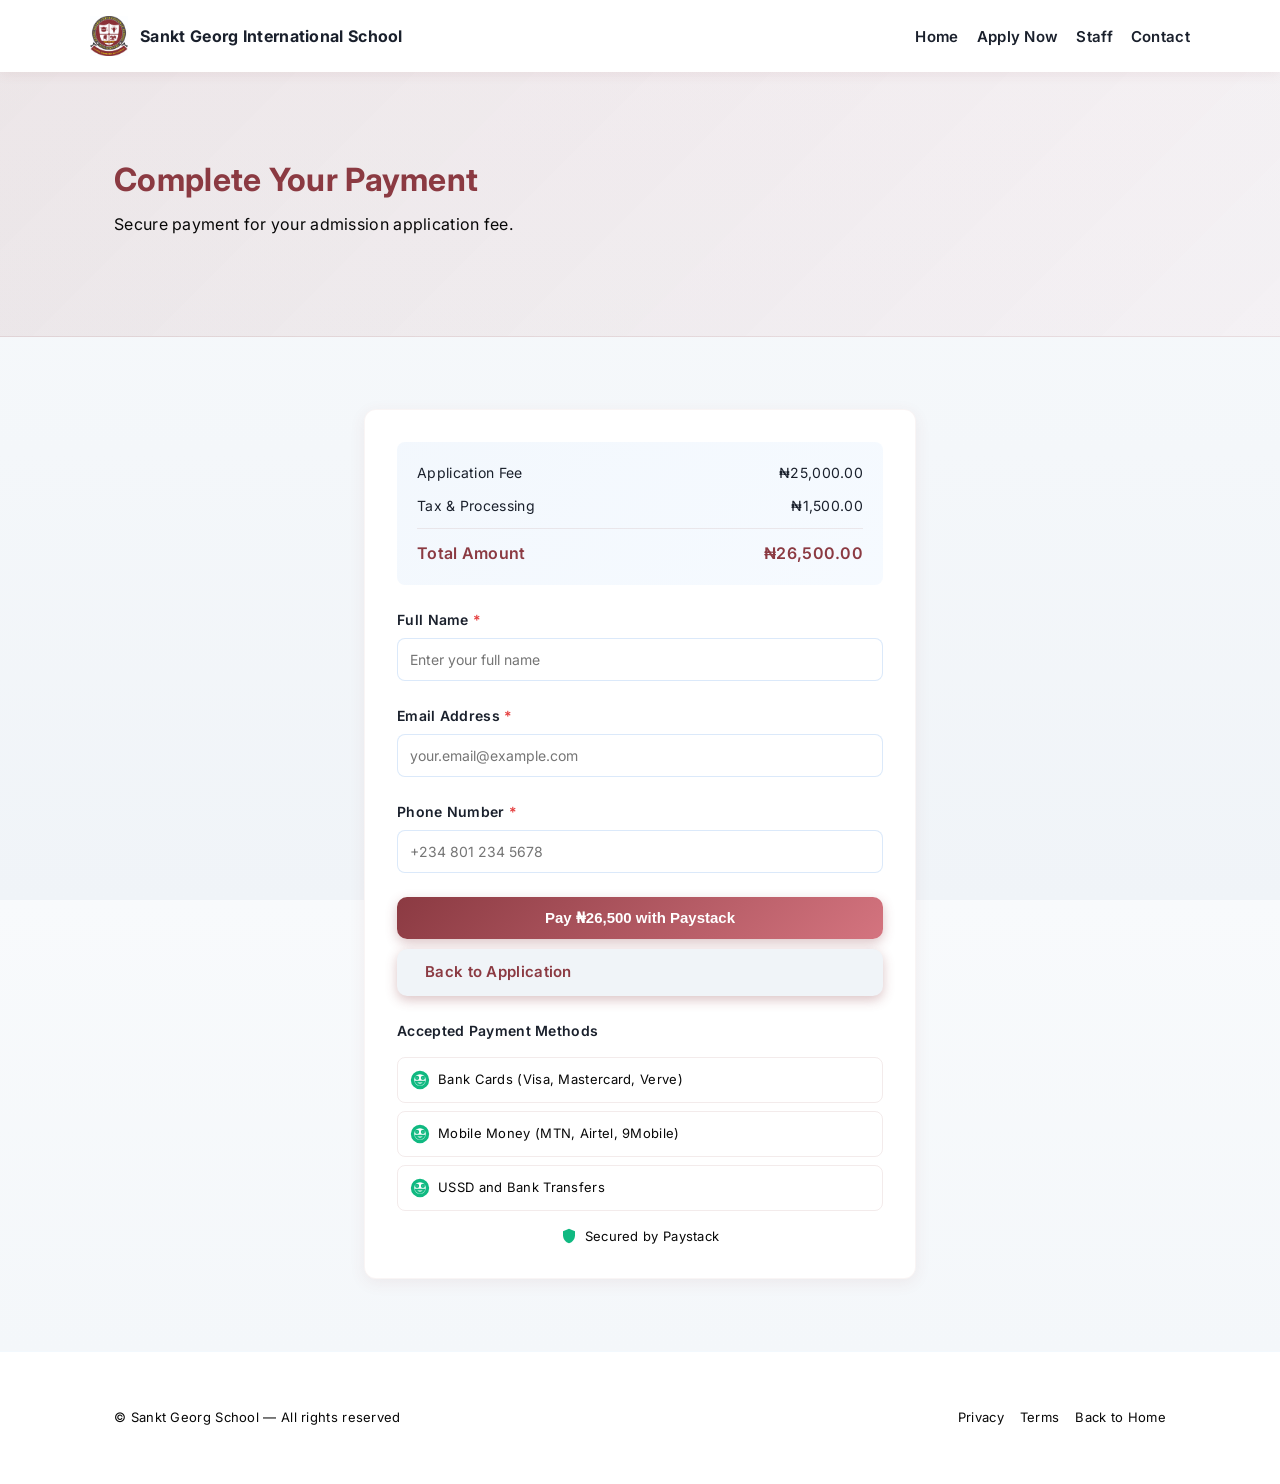
<file: payment.html>
<!doctype html>
<html lang="en">
<head>
    <meta charset="utf-8">
    <meta name="viewport" content="width=device-width,initial-scale=1">
    <title>Application Fee Payment — Sankt Georg School</title>
    <meta name="description" content="Complete your admission application payment securely.">
    <link href="https://fonts.googleapis.com/css2?family=Inter:wght@300;400;600;700&display=swap" rel="stylesheet">
    <style>
        :root{--brand:#8b3a42;--brand-light:#d4747f;--brand-dark:#5a1e28;--muted:#080808;--bg:#f8fafc;--success:#10b981;--error:#ef4444}
        *{box-sizing:border-box}
        html,body{height:100%}
        body{margin:0;font-family:Inter,system-ui,Segoe UI,Roboto,"Helvetica Neue",Arial;line-height:1.5;color:#1a202c;background:linear-gradient(180deg,var(--bg),#f0f4f8);letter-spacing:0.3px}
        .container{max-width:1100px;margin:0 auto;padding:24px;width:100%}
        header{background:#fff;border-bottom:none;box-shadow:0 2px 12px rgba(139,58,66,0.08);position:sticky;top:0;z-index:999}
        .topbar{display:flex;align-items:center;justify-content:space-between;padding:16px 0;flex-wrap:wrap}
        .brand{display:flex;gap:12px;align-items:center;flex-wrap:wrap}
        .logo{height:40px;width:auto;object-fit:contain;flex-shrink:0}
        nav ul{display:flex;gap:18px;list-style:none;padding:0;margin:0;flex-wrap:wrap}
        nav a{color:#1a202c;text-decoration:none;font-weight:600;transition:color 0.3s ease;position:relative;font-size:15px}
        nav a:hover{color:var(--brand)}
        nav a:after{content:'';position:absolute;bottom:-6px;left:0;width:0;height:2px;background:var(--brand);transition:width 0.3s ease}
        nav a:hover:after{width:100%}
        .menu-toggle{display:none;background:none;border:none;font-size:24px;cursor:pointer;color:var(--brand);flex-direction:column;gap:5px;padding:8px}
        .menu-toggle span{display:block;width:24px;height:3px;background:var(--brand);border-radius:2px;transition:all 0.3s ease}
        .menu-toggle.active span:nth-child(1){transform:rotate(45deg) translate(8px,8px);background:var(--brand)}
        .menu-toggle.active span:nth-child(2){opacity:0;background:var(--brand)}
        .menu-toggle.active span:nth-child(3){transform:rotate(-45deg) translate(7px,-7px);background:var(--brand)}
        .page-hero{background:linear-gradient(135deg,rgba(139,58,66,0.1),rgba(212,116,127,0.05));padding:clamp(40px, 8vw, 60px) 0;border-bottom:1px solid rgba(139,58,66,0.1)}
        .page-hero h1{margin:0;font-size:clamp(24px, 5vw, 32px);color:var(--brand);font-weight:700}
        .section{padding:clamp(32px, 6vw, 48px) 0}
        .payment-container{max-width:600px;margin:0 auto}
        .payment-card{background:#fff;border-radius:12px;padding:clamp(24px, 4vw, 32px);box-shadow:0 4px 16px rgba(139,58,66,0.08);border:1px solid rgba(139,58,66,0.05)}
        .payment-summary{background:linear-gradient(135deg,rgba(15,111,219,0.05),rgba(74,159,255,0.05));padding:20px;border-radius:8px;margin-bottom:24px}
        .summary-row{display:flex;justify-content:space-between;align-items:center;margin-bottom:12px;font-size:14px}
        .summary-row:last-child{margin-bottom:0;padding-top:12px;border-top:1px solid rgba(139,58,66,0.1);font-weight:600;font-size:16px;color:var(--brand)}
        .form-group{margin-bottom:clamp(16px, 3vw, 24px)}
        .form-group label{display:block;font-weight:600;margin-bottom:8px;color:#1a202c;font-size:clamp(13px, 2.5vw, 14px)}
        .form-group input{width:100%;padding:clamp(10px, 2vw, 12px);border:1px solid rgba(15,111,219,0.15);border-radius:8px;font-family:Inter,system-ui,Segoe UI;font-size:clamp(13px, 2.5vw, 14px);transition:border-color 0.3s ease,box-shadow 0.3s ease}
        .form-group input:focus{outline:none;border-color:var(--brand);box-shadow:0 0 0 3px rgba(139,58,66,0.1)}
        .btn{display:inline-block;padding:clamp(10px, 2vw, 12px) clamp(20px, 4vw, 28px);border-radius:10px;background:linear-gradient(135deg,var(--brand),var(--brand-light));color:#fff;text-decoration:none;font-weight:600;transition:all 0.3s ease;box-shadow:0 4px 12px rgba(139,58,66,0.3);cursor:pointer;border:none;font-size:clamp(13px, 2.5vw, 15px);width:100%}
        .btn:hover{transform:translateY(-2px);box-shadow:0 6px 18px rgba(139,58,66,0.4)}
        .btn:active{transform:translateY(0)}
        .btn:disabled{opacity:0.6;cursor:not-allowed;transform:none}
        .btn-secondary{background:#f0f4f8;color:var(--brand);margin-top:10px;width:100%}
        .btn-secondary:hover{background:#e8ecf2}
        .info-banner{background:linear-gradient(135deg,rgba(16,185,129,0.1),rgba(16,185,129,0.05));padding:16px;border-radius:8px;border-left:4px solid var(--success);margin-bottom:24px}
        .info-banner p{margin:0;color:var(--muted);font-size:14px;line-height:1.6}
        .secure-badge{display:flex;align-items:center;gap:8px;justify-content:center;margin-top:16px;color:var(--muted);font-size:13px}
        .secure-badge svg{width:16px;height:16px;color:var(--success)}
        .payment-methods{margin-top:24px}
        .payment-methods h3{margin:0 0 16px;font-size:14px;font-weight:600;color:#1a202c}
        .method-list{display:grid;gap:8px}
        .method-item{display:flex;align-items:center;gap:8px;padding:12px;border:1px solid rgba(139,58,66,0.1);border-radius:8px;font-size:13px;color:var(--muted)}
        .method-item svg{width:20px;height:20px;color:var(--success)}
        footer{padding:clamp(24px, 4vw, 32px) 0;color:var(--muted);font-size:clamp(12px, 2vw, 13px);background:#fff;border-top:1px solid rgba(15,111,219,0.05)}
        .meta{display:flex;gap:clamp(12px, 2vw, 16px);align-items:center;flex-wrap:wrap}
        footer a{color:var(--muted);text-decoration:none;transition:color 0.3s ease}
        footer a:hover{color:var(--brand)}
        .loader{display:none;width:20px;height:20px;border:3px solid rgba(255,255,255,0.3);border-top:3px solid #fff;border-radius:50%;animation:spin 0.8s linear infinite;margin:0 auto}
        @keyframes spin{0%{transform:rotate(0deg)}100%{transform:rotate(360deg)}}
        .success-message{display:none;text-align:center;padding:24px;background:#f0fdf4;border:1px solid rgba(16,185,129,0.2);border-radius:8px}
        .success-message h3{color:var(--success);margin-top:0}
        @media (max-width:900px){
            .menu-toggle{display:flex}
            nav ul{display:none;position:absolute;top:70px;left:0;right:0;flex-direction:column;background:#fff;padding:16px 24px;margin:0;box-shadow:0 4px 12px rgba(139,58,66,0.1);gap:0;width:100%}
            nav ul.active{display:flex}
            nav li{padding:12px 0;border-bottom:1px solid rgba(139,58,66,0.05)}
            nav li:last-child{border-bottom:none}
            nav a{padding:8px 0;display:block;color:var(--brand);font-weight:600}
            nav a:after{display:none}
        }
        @media (max-width:767px){
            .container{padding:16px}
            .topbar{gap:12px}
            .brand div:last-child{font-size:clamp(13px, 3vw, 15px)}
            .brand div:last-child > div:first-child{font-size:clamp(14px, 3vw, 16px);font-weight:700}
            .brand div:last-child > div:last-child{font-size:clamp(10px, 2vw, 12px)}
            .payment-card{padding:clamp(16px, 4vw, 24px)}
        }
    </style>
</head>
<body>
    <header>
        <div class="container topbar">
            <div class="brand">
                <a href="index.html" style="display:flex;gap:12px;align-items:center;text-decoration:none">
                    <img class="logo" src="img/school-logo.jpeg" alt="School Logo">
                    <div>
                        <div style="font-weight:700;color:#1a202c">Sankt Georg International School</div>
                        <div style="font-size:12px;color:var(--muted)"></div>
                    </div>
                </a>
            </div>
            <button class="menu-toggle" id="menuToggle" aria-label="Toggle menu">
                <span></span>
                <span></span>
                <span></span>
            </button>
            <nav aria-label="Main">
                <ul id="navMenu">
                    <li><a href="index.html">Home</a></li>
                    <li><a href="admission.html">Apply Now</a></li>
                    <li><a href="staff.html">Staff</a></li>
                    <li><a href="index.html#contact">Contact</a></li>
                </ul>
            </nav>
        </div>
    </header>

    <main>
        <section class="page-hero">
            <div class="container">
                <h1>Complete Your Payment</h1>
                <p style="color:var(--muted);margin-top:8px">Secure payment for your admission application fee.</p>
            </div>
        </section>

        <section class="section">
            <div class="container payment-container">
                <div class="payment-card">
                    <div id="existingStudentNotice" class="info-banner" style="display:none;background:linear-gradient(135deg,rgba(59,130,246,0.08),rgba(34,211,238,0.08));border-left:4px solid #3b82f6;">
                        <p>✓ Existing student fee payment enabled. Enter your Student ID before proceeding.</p>
                    </div>

                    <div id="existingStudentBlock" class="form-group" style="display:none;">
                        <label>Student ID <span style="color:#e53e3e">*</span></label>
                        <input type="text" id="existingStudentId" placeholder="Enter student ID" />
                        <div class="info-text">Use this if you are already enrolled and paying term fees.</div>
                    </div>

                    <div class="payment-summary">
                        <div class="summary-row">
                            <span>Application Fee</span>
                            <span>₦25,000.00</span>
                        </div>
                        <div class="summary-row">
                            <span>Tax & Processing</span>
                            <span>₦1,500.00</span>
                        </div>
                        <div class="summary-row">
                            <span>Total Amount</span>
                            <span>₦26,500.00</span>
                        </div>
                    </div>

                    <form id="paymentForm">
                        <div class="form-group">
                            <label>Full Name <span style="color:#e53e3e">*</span></label>
                            <input type="text" id="fullName" name="fullName" placeholder="Enter your full name" required>
                        </div>

                        <div class="form-group">
                            <label>Email Address <span style="color:#e53e3e">*</span></label>
                            <input type="email" id="email" name="email" placeholder="your.email@example.com" required>
                        </div>

                        <div class="form-group">
                            <label>Phone Number <span style="color:#e53e3e">*</span></label>
                            <input type="tel" id="phone" name="phone" placeholder="+234 801 234 5678" required>
                        </div>

                        <button type="button" class="btn" id="payBtn" onclick="initiatePayment()">
                            <span id="btnText">Pay ₦26,500 with Paystack</span>
                            <div class="loader" id="loader"></div>
                        </button>
                        <a href="admission.html" class="btn btn-secondary">Back to Application</a>
                    </form>

                    <div class="payment-methods">
                        <h3>Accepted Payment Methods</h3>
                        <div class="method-list">
                            <div class="method-item">
                                <svg viewBox="0 0 24 24" fill="none" stroke="currentColor" stroke-width="2">
                                    <path d="M12 2C6.48 2 2 6.48 2 12s4.48 10 10 10 10-4.48 10-10S17.52 2 12 2m0 18c-4.42 0-8-3.58-8-8s3.58-8 8-8 8 3.58 8 8-3.58 8-8 8m3.5-9c.83 0 1.5-.67 1.5-1.5S16.33 8 15.5 8 14 8.67 14 9.5s.67 1.5 1.5 1.5m-7 0c.83 0 1.5-.67 1.5-1.5S9.33 8 8.5 8 7 8.67 7 9.5 7.67 11 8.5 11m3.5 6.5c2.33 0 4.31-1.46 5.11-3.5H6.89c.8 2.04 2.78 3.5 5.11 3.5z"/>
                                </svg>
                                <span>Bank Cards (Visa, Mastercard, Verve)</span>
                            </div>
                            <div class="method-item">
                                <svg viewBox="0 0 24 24" fill="none" stroke="currentColor" stroke-width="2">
                                    <path d="M12 2C6.48 2 2 6.48 2 12s4.48 10 10 10 10-4.48 10-10S17.52 2 12 2m0 18c-4.42 0-8-3.58-8-8s3.58-8 8-8 8 3.58 8 8-3.58 8-8 8m3.5-9c.83 0 1.5-.67 1.5-1.5S16.33 8 15.5 8 14 8.67 14 9.5s.67 1.5 1.5 1.5m-7 0c.83 0 1.5-.67 1.5-1.5S9.33 8 8.5 8 7 8.67 7 9.5 7.67 11 8.5 11m3.5 6.5c2.33 0 4.31-1.46 5.11-3.5H6.89c.8 2.04 2.78 3.5 5.11 3.5z"/>
                                </svg>
                                <span>Mobile Money (MTN, Airtel, 9Mobile)</span>
                            </div>
                            <div class="method-item">
                                <svg viewBox="0 0 24 24" fill="none" stroke="currentColor" stroke-width="2">
                                    <path d="M12 2C6.48 2 2 6.48 2 12s4.48 10 10 10 10-4.48 10-10S17.52 2 12 2m0 18c-4.42 0-8-3.58-8-8s3.58-8 8-8 8 3.58 8 8-3.58 8-8 8m3.5-9c.83 0 1.5-.67 1.5-1.5S16.33 8 15.5 8 14 8.67 14 9.5s.67 1.5 1.5 1.5m-7 0c.83 0 1.5-.67 1.5-1.5S9.33 8 8.5 8 7 8.67 7 9.5 7.67 11 8.5 11m3.5 6.5c2.33 0 4.31-1.46 5.11-3.5H6.89c.8 2.04 2.78 3.5 5.11 3.5z"/>
                                </svg>
                                <span>USSD and Bank Transfers</span>
                            </div>
                        </div>
                    </div>

                    <div class="secure-badge">
                        <svg viewBox="0 0 24 24" fill="currentColor">
                            <path d="M12 1L3 5v6c0 5.55 3.84 10.74 9 12 5.16-1.26 9-6.45 9-12V5l-9-4z"/>
                        </svg>
                        <span>Secured by Paystack</span>
                    </div>
                </div>

                <div class="success-message">
                    <h3>Payment Successful!</h3>
                    <p>Your admission application fee has been paid successfully.</p>
                    <p>You will receive a confirmation email shortly with your application details.</p>
                    <p>Redirecting to home page...</p>
                </div>
            </div>
        </section>
    </main>

    <footer>
        <div class="container" style="display:flex;justify-content:space-between;align-items:center;gap:12px;flex-wrap:wrap">
            <div style="color:var(--muted)">© Sankt Georg School — All rights reserved</div>
            <div class="meta">
                <a href="#">Privacy</a>
                <a href="#">Terms</a>
                <a href="index.html">Back to Home</a>
            </div>
        </div>
    </footer>

    <!-- Paystack Script -->
    <script src="https://js.paystack.co/v1/inline.js"></script>
    
    <script>
        const menuToggle = document.getElementById('menuToggle');
        const navMenu = document.getElementById('navMenu');

        menuToggle.addEventListener('click', () => {
            menuToggle.classList.toggle('active');
            navMenu.classList.toggle('active');
        });

        const navLinks = navMenu.querySelectorAll('a');
        navLinks.forEach(link => {
            link.addEventListener('click', () => {
                menuToggle.classList.remove('active');
                navMenu.classList.remove('active');
            });
        });

        document.addEventListener('click', (e) => {
            if (!e.target.closest('header')) {
                menuToggle.classList.remove('active');
                navMenu.classList.remove('active');
            }
        });

        // Configuration
        const API_BASE_URL = 'http://localhost:5000/api';
        const API_AUTH_KEY = '<insert-secret-here>'; // replace with process env secret in prod

        // Determine mode
        const urlParams = new URLSearchParams(window.location.search);
        const paymentMode = urlParams.get('mode') || 'admission';

        if (paymentMode === 'student_fee') {
            document.getElementById('existingStudentNotice').style.display = 'block';
            document.getElementById('existingStudentBlock').style.display = 'block';
            document.querySelector('.info-banner').innerHTML = '<p>✓ Student fee payments are enabled. Please enter your student ID and continue.</p>';
        }

        // Payment initialization function
        async function initiatePayment() {
            const fullName = document.getElementById('fullName').value;
            const email = document.getElementById('email').value;
            const phone = document.getElementById('phone').value;
            const existingStudentId = document.getElementById('existingStudentId').value.trim();

            if (paymentMode === 'student_fee' && !existingStudentId) {
                alert('Please provide your student ID for fee payment.');
                return;
            }

            // Validation
            if (!fullName || !email || !phone) {
                alert('Please fill in all required fields');
                return;
            }

            // Email validation
            const emailRegex = /^[^\s@]+@[^\s@]+\.[^\s@]+$/;
            if (!emailRegex.test(email)) {
                alert('Please enter a valid email address');
                return;
            }

            // Phone validation (basic)
            if (phone.replace(/\D/g, '').length < 10) {
                alert('Please enter a valid phone number');
                return;
            }

            // Show loader
            document.getElementById('loader').style.display = 'block';
            document.getElementById('btnText').style.display = 'none';
            document.getElementById('payBtn').disabled = true;

            try {
                // Step 1: Initialize payment with backend
                const initResponse = await fetch(`${API_BASE_URL}/payment/initialize`, {
                    method: 'POST',
                    headers: {
                        'Content-Type': 'application/json',
                        'x-api-key': API_AUTH_KEY
                    },
                    body: JSON.stringify({
                        full_name: fullName,
                        email: email,
                        phone: phone,
                        admissionId: sessionStorage.getItem('applicationId') || null,
                        mode: paymentMode,
                        existingStudentId: paymentMode === 'student_fee' ? existingStudentId : undefined
                    })
                });

                if (!initResponse.ok) {
                    throw new Error('Failed to initialize payment');
                }

                const initData = await initResponse.json();

                if (!initData.success) {
                    throw new Error(initData.error || 'Payment initialization failed');
                }

                // Store payment ID
                sessionStorage.setItem('paymentId', initData.data.paymentId);

                // Step 2: Open Paystack payment
                const paystackKey = initData.data.paystackKey;

                let handler = PaystackPop.setup({
                    key: paystackKey,
                    email: email,
                    amount: initData.data.amount, // Amount in kobo
                    ref: 'SG' + Math.floor((Math.random() * 1000000000) + 1),
                    firstname: fullName.split(' ')[0],
                    lastname: fullName.split(' ').slice(1).join(' '),
                    phone: phone,
                    onClose: function() {
                        alert('Payment window closed.');
                        document.getElementById('loader').style.display = 'none';
                        document.getElementById('btnText').style.display = 'inline';
                        document.getElementById('payBtn').disabled = false;
                    },
                    callback: async function(response) {
                        // Step 3: Verify payment with backend
                        try {
                            const verifyResponse = await fetch(`${API_BASE_URL}/payment/verify`, {
                                method: 'POST',
                                headers: {
                                    'Content-Type': 'application/json',
                                    'x-api-key': API_AUTH_KEY
                                },
                                body: JSON.stringify({
                                    reference: response.reference
                                })
                            });

                            const verifyData = await verifyResponse.json();

                            if (verifyData.success) {
                                // Payment successful
                                document.getElementById('loader').style.display = 'none';
                                document.getElementById('payBtn').style.display = 'none';
                                document.getElementById('paymentForm').style.display = 'none';
                                
                                const successMsg = document.querySelector('.success-message');
                                successMsg.style.display = 'block';
                                
                                // Redirect after 3 seconds
                                setTimeout(() => {
                                    window.location.href = 'index.html?payment=success';
                                }, 3000);
                            } else {
                                throw new Error(verifyData.error || 'Payment verification failed');
                            }
                        } catch (error) {
                            console.error('Verification error:', error);
                            alert('Payment verified but could not be recorded. Please contact support.');
                            document.getElementById('loader').style.display = 'none';
                            document.getElementById('btnText').style.display = 'inline';
                            document.getElementById('payBtn').disabled = false;
                        }
                    }
                });

                handler.openIframe();

            } catch (error) {
                console.error('Payment initialization error:', error);
                alert('Error: ' + error.message);
                document.getElementById('loader').style.display = 'none';
                document.getElementById('btnText').style.display = 'inline';
                document.getElementById('payBtn').disabled = false;
            }
        }

        // Allow Enter key to submit
        document.getElementById('paymentForm').addEventListener('keypress', (e) => {
            if (e.key === 'Enter') {
                e.preventDefault();
                initiatePayment();
            }
        });
    </script>

</body>
</html>
</file>
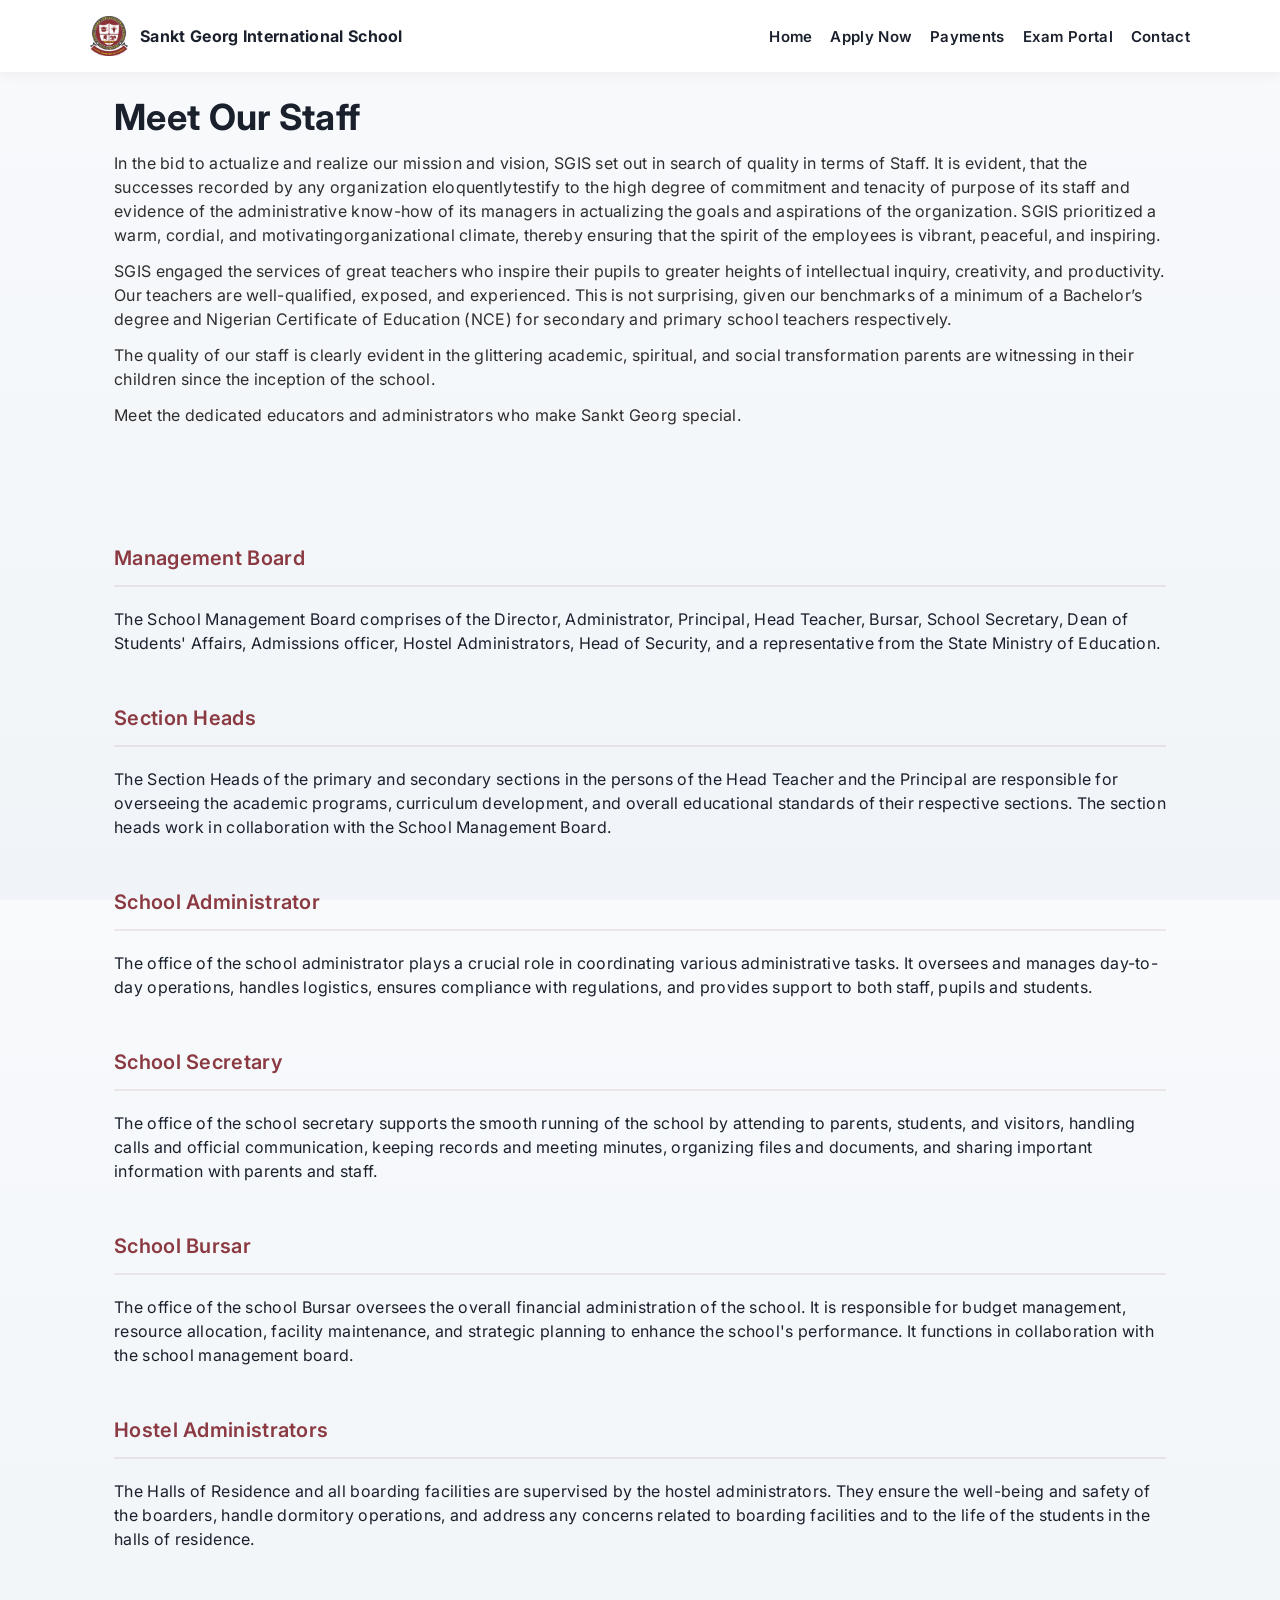
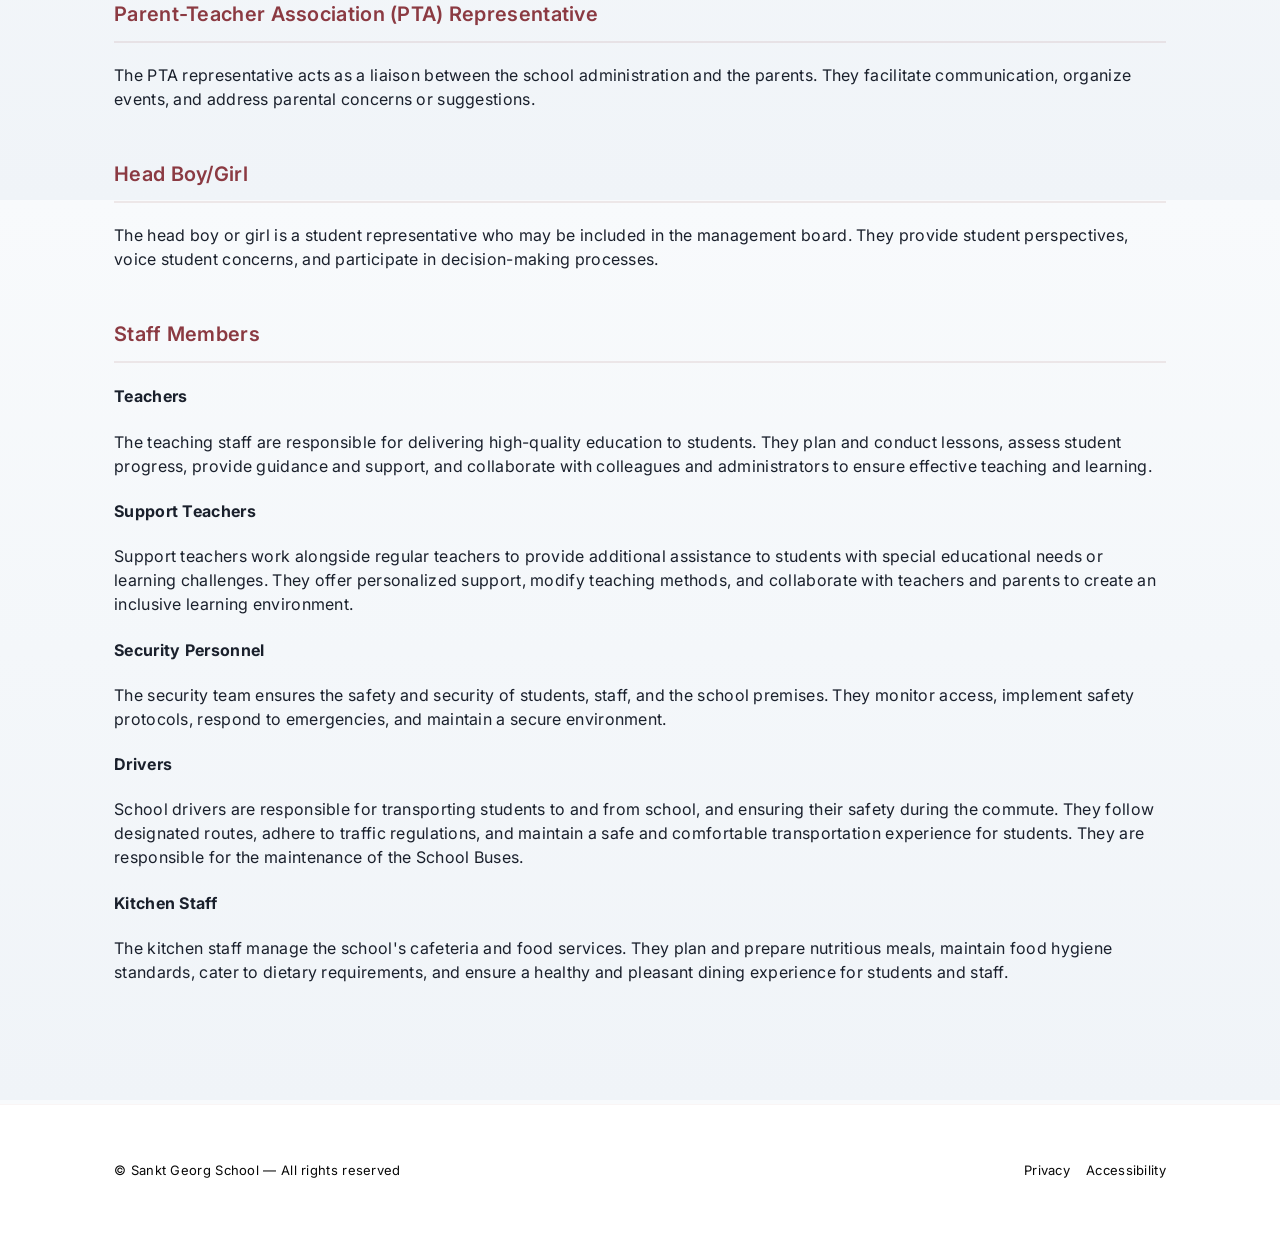
<file: staff.html>
<!doctype html>
<html lang="en">
<head>
    <meta charset="utf-8">
    <meta name="viewport" content="width=device-width,initial-scale=1">
    <title>Our Staff — Sankt Georg School</title>
    <meta name="description" content="Meet the dedicated team at Sankt Georg School.">
    <link href="https://fonts.googleapis.com/css2?family=Inter:wght@300;400;600;700&display=swap" rel="stylesheet">
    <style>
        :root{--brand:#8b3a42;--brand-light:#d4747f;--brand-dark:#5a1e28;--muted:#080808;--bg:#f8fafc}
        *{box-sizing:border-box}
        html,body{height:100%}
        body{margin:0;font-family:Inter,system-ui,Segoe UI,Roboto,"Helvetica Neue",Arial;line-height:1.5;color:#1a202c;background:linear-gradient(180deg,var(--bg),#f0f4f8);letter-spacing:0.3px}
        .container{max-width:1100px;margin:0 auto;padding:24px;width:100%}
        header{background:#fff;border-bottom:none;box-shadow:0 2px 12px rgba(139,58,66,0.08);position:sticky;top:0;z-index:999}
        .topbar{display:flex;align-items:center;justify-content:space-between;padding:16px 0;flex-wrap:wrap}
        .brand{display:flex;gap:12px;align-items:center;flex-wrap:wrap}
        .logo{height:40px;width:auto;object-fit:contain;flex-shrink:0}
        nav ul{display:flex;gap:18px;list-style:none;padding:0;margin:0;flex-wrap:wrap}
        nav a{color:#1a202c;text-decoration:none;font-weight:600;transition:color 0.3s ease;position:relative;font-size:15px}
        nav a:hover{color:var(--brand)}
        nav a:after{content:'';position:absolute;bottom:-6px;left:0;width:0;height:2px;background:var(--brand);transition:width 0.3s ease}
        nav a:hover:after{width:100%}
        .menu-toggle{display:none;background:none;border:none;font-size:24px;cursor:pointer;color:var(--brand);flex-direction:column;gap:5px;padding:8px}
        .menu-toggle span{display:block;width:24px;height:3px;background:var(--brand);border-radius:2px;transition:all 0.3s ease}
        .menu-toggle.active span:nth-child(1){transform:rotate(45deg) translate(8px,8px);background:var(--brand)}
        .menu-toggle.active span:nth-child(2){opacity:0;background:var(--brand)}
        .menu-toggle.active span:nth-child(3){transform:rotate(-45deg) translate(7px,-7px);background:var(--brand)}
        page-hero{/*background:linear-gradient(rgba(6,34,68,0.5), rgba(6,34,68,0.3)),url('https://images.unsplash.com/photo-1552664730-d307ca884978?auto=format&fit=crop&w=1400&q=80') center/cover no-repeat;*/padding:48px 0;color:#111111;min-height:300px;display:flex;align-items:center;border-bottom:1px solid rgba(230,238,248,0.6)}
        .page-hero h1{margin:0;font-size:clamp(28px,5vw,36px);font-weight:700;line-height:1.2}
        .page-hero p{margin:12px 0 0;font-size:clamp(14px,3vw,16px);color:rgba(29, 28, 28, 0.92)}
        .section{padding:clamp(32px,6vw,48px) 0}
        .section h2{font-size:clamp(22px,5vw,28px);font-weight:700;color:#1a202c;margin-bottom:28px}
        .staff-category{margin-bottom:48px}
        .staff-category h3{font-size:20px;font-weight:600;color:var(--brand);margin-bottom:20px;border-bottom:2px solid rgba(139,58,66,0.1);padding-bottom:12px}
        .staff-grid{display:grid;grid-template-columns:repeat(auto-fit,minmax(240px,1fr));gap:clamp(20px,3vw,24px)}
        .staff-card{background:#fff;border-radius:12px;overflow:hidden;box-shadow:0 4px 16px rgba(139,58,66,0.08);transition:all 0.3s ease;border:1px solid rgba(139,58,66,0.05)}
        .staff-card:hover{transform:translateY(-6px);box-shadow:0 8px 24px rgba(15,111,219,0.12)}
        .staff-photo{width:100%;height:240px;background:linear-gradient(135deg,rgba(139,58,66,0.1),rgba(212,116,127,0.1));display:flex;align-items:center;justify-content:center;font-size:48px;color:var(--brand);overflow:hidden}
        .staff-photo img{width:100%;height:100%;object-fit:cover}
        .staff-info{padding:20px}
        .staff-name{font-weight:700;font-size:16px;color:#1a202c;margin:0}
        .staff-position{color:var(--brand);font-weight:600;font-size:13px;margin:6px 0 0;text-transform:uppercase;letter-spacing:0.5px}
        .staff-bio{color:var(--muted);font-size:13px;margin:8px 0 0;line-height:1.4}
        footer{padding:32px 0;color:var(--muted);font-size:13px;background:#fff;border-top:1px solid rgba(139,58,66,0.05)}
        .meta{display:flex;gap:16px;align-items:center}
        footer a{color:var(--muted);text-decoration:none;transition:color 0.3s ease}
        footer a:hover{color:var(--brand)}
        @media (max-width:900px){
            .menu-toggle{display:flex}
            nav ul{display:none;position:absolute;top:70px;left:0;right:0;flex-direction:column;background:#fff;padding:16px 24px;margin:0;box-shadow:0 4px 12px rgba(139,58,66,0.1);gap:0;width:100%}
            nav ul.active{display:flex}
            nav li{padding:12px 0;border-bottom:1px solid rgba(139,58,66,0.05)}
            nav li:last-child{border-bottom:none}
            nav a{padding:8px 0;display:block;color:var(--brand);font-weight:600}
            nav a:after{display:none}
            .staff-grid{grid-template-columns:repeat(auto-fit,minmax(180px,1fr))}
        }
    </style>
</head>
<body>
    <header>
        <div class="container topbar">
            <div class="brand">
                <img class="logo" src="img/school-logo.jpeg" alt="School Logo">
                <div>
                    <div style="font-weight:700">Sankt Georg International School</div>
                    <div style="font-size:12px;color:var(--muted)"></div>
                </div>
            </div>
            <button class="menu-toggle" id="menuToggle" aria-label="Toggle menu">
                <span></span>
                <span></span>
                <span></span>
            </button>
            <nav aria-label="Main">
                <ul id="navMenu">
                    <ul id="navMenu">  
                    <li><a href="index.html">Home</a></li>                      
                    <li><a href="admission.html">Apply Now</a></li>
                    <li><a href="payment.html?mode=student_fee">Payments</a></li>
                    <li><a href="login.html">Exam Portal</a></li>
                    <li><a href="#contact">Contact</a></li>
                </ul>
                </ul>
            </nav>
        </div>
    </header>

    <main>
        <section class="page-hero">
            <div class="container">
                <div>
                    <h1>Meet Our Staff</h1>
                    <p>In the bid to actualize and realize our mission and vision, SGIS set out in 
                        search of quality in terms of Staff. It is evident, that the successes recorded 
                        by any organization eloquentlytestify to the high degree of commitment and 
                        tenacity of purpose of its staff and evidence of the administrative know-how 
                        of its managers in actualizing the goals and aspirations of the organization. SGIS 
                        prioritized a warm, cordial, and motivatingorganizational climate, thereby 
                        ensuring that the spirit of the employees is vibrant, peaceful, and inspiring.
                    </p>
                    <p>SGIS engaged the services of great teachers who inspire their pupils to greater 
                        heights of intellectual inquiry, creativity, and productivity. Our teachers are 
                        well-qualified, exposed, and experienced. This is not surprising, given our 
                        benchmarks of a minimum of a Bachelor’s degree and Nigerian Certificate of 
                        Education (NCE) for secondary and primary school teachers respectively. 
                    </p>
                    <p>The quality of our staff is clearly evident in the glittering academic, 
                        spiritual, and social transformation parents are witnessing in their children 
                        since the inception of the school. 
                    </p>
                    <p>Meet the dedicated educators and administrators who make Sankt Georg special.</p>
                </div>
            </div>
        </section>

        <section class="section">
            <div class="container">

                <!-- MANAGEMENT BOARD -->
                <div class="staff-category">
                    <h3>Management Board</h3>
                    <p>The School Management Board comprises of the Director, Administrator, Principal, Head Teacher, Bursar, School Secretary, Dean of Students' Affairs, Admissions officer, Hostel Administrators, Head of Security, and a representative from the State Ministry of Education.</p>
                </div>

                <!-- SECTION HEADS -->
                <div class="staff-category">
                    <h3>Section Heads</h3>
                    <p>The Section Heads of the primary and secondary sections in the persons of the Head Teacher and the Principal are responsible for overseeing the academic programs, curriculum development, and overall educational standards of their respective sections. The section heads work in collaboration with the School Management Board.</p>
                </div>

                <!-- SCHOOL ADMINISTRATOR -->
                <div class="staff-category">
                    <h3>School Administrator</h3>
                    <p>The office of the school administrator plays a crucial role in coordinating various administrative tasks. It oversees and manages day-to-day operations, handles logistics, ensures compliance with regulations, and provides support to both staff, pupils and students.</p>
                </div>

                <!-- SCHOOL SECRETARY -->
                <div class="staff-category">
                    <h3>School Secretary</h3>
                    <p>The office of the school secretary supports the smooth running of the school by attending to parents, students, and visitors, handling calls and official communication, keeping records and meeting minutes, organizing files and documents, and sharing important information with parents and staff.</p>
                </div>

                <!-- SCHOOL BURSAR -->
                <div class="staff-category">
                    <h3>School Bursar</h3>
                    <p>The office of the school Bursar oversees the overall financial administration of the school. It is responsible for budget management, resource allocation, facility maintenance, and strategic planning to enhance the school's performance. It functions in collaboration with the school management board.</p>
                </div>

                <!-- HOSTEL ADMINISTRATORS -->
                <div class="staff-category">
                    <h3>Hostel Administrators</h3>
                    <p>The Halls of Residence and all boarding facilities are supervised by the hostel administrators. They ensure the well-being and safety of the boarders, handle dormitory operations, and address any concerns related to boarding facilities and to the life of the students in the halls of residence.</p>
                </div>

                <!-- PARENT-TEACHER ASSOCIATION (PTA) REPRESENTATIVE -->
                <div class="staff-category">
                    <h3>Parent-Teacher Association (PTA) Representative</h3>
                    <p>The PTA representative acts as a liaison between the school administration and the parents. They facilitate communication, organize events, and address parental concerns or suggestions.</p>
                </div>

                <!-- HEAD BOY/GIRL -->
                <div class="staff-category">
                    <h3>Head Boy/Girl</h3>
                    <p>The head boy or girl is a student representative who may be included in the management board. They provide student perspectives, voice student concerns, and participate in decision-making processes.</p>
                </div>

                <!-- STAFF MEMBERS -->
                <div class="staff-category">
                    <h3>Staff Members</h3>
                    
                    <h4>Teachers</h4>
                    <p>The teaching staff are responsible for delivering high-quality education to students. They plan and conduct lessons, assess student progress, provide guidance and support, and collaborate with colleagues and administrators to ensure effective teaching and learning.</p>
                    
                    <h4>Support Teachers</h4>
                    <p>Support teachers work alongside regular teachers to provide additional assistance to students with special educational needs or learning challenges. They offer personalized support, modify teaching methods, and collaborate with teachers and parents to create an inclusive learning environment.</p>
                    
                    <h4>Security Personnel</h4>
                    <p>The security team ensures the safety and security of students, staff, and the school premises. They monitor access, implement safety protocols, respond to emergencies, and maintain a secure environment.</p>
                    
                    <h4>Drivers</h4>
                    <p>School drivers are responsible for transporting students to and from school, and ensuring their safety during the commute. They follow designated routes, adhere to traffic regulations, and maintain a safe and comfortable transportation experience for students. They are responsible for the maintenance of the School Buses.</p>
                    
                    <h4>Kitchen Staff</h4>
                    <p>The kitchen staff manage the school's cafeteria and food services. They plan and prepare nutritious meals, maintain food hygiene standards, cater to dietary requirements, and ensure a healthy and pleasant dining experience for students and staff.</p>
                </div>

            </div>
        </section>
    </main>

    <footer>
        <div class="container" style="display:flex;justify-content:space-between;align-items:center;gap:12px;flex-wrap:wrap">
            <div style="color:var(--muted)">© Sankt Georg School — All rights reserved</div>
            <div class="meta">
                <a href="#" style="color:var(--muted);text-decoration:none">Privacy</a>
                <a href="#" style="color:var(--muted);text-decoration:none">Accessibility</a>
            </div>
        </div>
    </footer>

    <script>
        const menuToggle = document.getElementById('menuToggle');
        const navMenu = document.getElementById('navMenu');

        menuToggle.addEventListener('click', () => {
            menuToggle.classList.toggle('active');
            navMenu.classList.toggle('active');
        });

        // Close menu when a link is clicked
        const navLinks = navMenu.querySelectorAll('a');
        navLinks.forEach(link => {
            link.addEventListener('click', () => {
                menuToggle.classList.remove('active');
                navMenu.classList.remove('active');
            });
        });

        // Close menu when clicking outside
        document.addEventListener('click', (e) => {
            if (!e.target.closest('header')) {
                menuToggle.classList.remove('active');
                navMenu.classList.remove('active');
            }
        });
    </script>

</body>
</html>
</file>
<file: styles.css>
:root{
            --brand:#8b3a42;
            --brand-light:#d4747f;
            --brand-dark:#5a1e28;
            --muted:#080808;
            --bg:#f8fafc
        }

        *{
            box-sizing:border-box
        } 
        html,body{
            height:100%
        }
        body{
            margin:0;
            font-family:Inter,system-ui,Segoe UI,Roboto,"Helvetica Neue",Arial;
            line-height:1.5;color:#1a202c;
            background:linear-gradient(180deg,var(--bg),#f0f4f8);
            letter-spacing:0.3px
        }
        .container{
            max-width:1100px;
            margin:0 auto;
            padding:24px;
            width:100%
        }
        header{
            background:#fff;
            border-bottom:none;
            box-shadow:0 2px 12px rgba(139,58,66,0.08);
            position:sticky;
            top:0;
            z-index:999
        }
        .topbar{
            display:flex;
            align-items:center;
            justify-content:space-between;
            padding:16px 0;
            flex-wrap:wrap
        }
        .brand{
            display:flex;
            gap:12px;
            align-items:center;
            flex-wrap:wrap
        }
        .logo{
            height:40px;
            width:auto;
            object-fit:contain;
            flex-shrink:0
        }
        nav ul{display:flex;
            gap:18px;
            list-style:none;
            padding:0;
            margin:0;
            flex-wrap:wrap
        }
        nav a{
            color:#1a202c;
            text-decoration:none;
            font-weight:600;transition:color 0.3s ease;
            position:relative;
            font-size:15px
        }
        nav a:hover{color:var(--brand)}
        nav a:after{
            content:'';
            position:absolute;
            bottom:-6px;
            left:0;
            width:0;
            height:2px;
            background:var(--brand);transition:width 0.3s ease
        }
        nav a:hover:after{width:100%}
        .menu-toggle{display:none;
            background:none;
            border:none;
            font-size:24px;
            cursor:pointer;
            color:var(--brand);
            flex-direction:column;
            gap:5px;
            padding:8px
        }
        .menu-toggle span{
            display:block;
            width:24px;
            height:3px;
            background:var(--brand);
            border-radius:2px;
            transition:all 0.3s ease
        }
        .menu-toggle.active span:nth-child(1){
            transform:rotate(45deg) translate(8px,8px);
            background:var(--brand)
        }
        .menu-toggle.active span:nth-child(2){
            opacity:0;
            background:var(--brand);
        }
        .menu-toggle.active span:nth-child(3){
            transform:rotate(-45deg) translate(7px,-7px);
            background:var(--brand);
        }
        .hero{background:
            linear-gradient(rgba(6,34,68,0.45), rgba(6,34,68,0.22)),
            url("img/air-view.jpeg") center/cover no-repeat;
            padding:64px 0;
            border-bottom:1px solid rgba(230,238,248,0.6);
            color:#fff;
            min-height:500px;
            display:flex;
            align-items:center;
        }
        .hero-grid{
            display:grid;
            grid-template-columns:1fr 360px;
            gap:28px;align-items:center;
        }
        .hero h1{
            margin:0;
            font-size:clamp(24px, 5vw, 36px);
            color:#fff;
            font-weight:700;
            line-height:1.2;
        }
        .lead{
            color:rgba(255,255,255,0.92);
            margin-top:12px;
            font-size:clamp(14px, 3vw, 16px);
            line-height:1.6;
        }
        .cta{
            margin-top:20px
        }
        .btn{display:inline-block;
            padding:clamp(10px, 2vw, 12px) clamp(20px, 4vw, 28px);
            border-radius:10px;
            background:linear-gradient(135deg,var(--brand),var(--brand-light));
            color:#fff;text-decoration:none;
            font-weight:600;
            transition:all 0.3s ease;
            box-shadow:0 4px 12px rgba(139,58,66,0.3);
            cursor:pointer;
            border:none;
            font-size:clamp(13px, 2.5vw, 15px);
        }
        .btn:hover{
            transform:translateY(-2px);
            box-shadow:0 6px 18px rgba(139,58,66,0.4);
        }
        .btn:active{
            transform:translateY(0);
        }
        .card{
            background:#fff;
            border-radius:12px;
            padding:clamp(18px, 4vw, 24px);
            box-shadow:0 4px 16px rgba(139,58,66,0.08);
            transition:all 0.3s ease;
            border:1px solid rgba(139,58,66,0.05);
        }
        .card:hover{
            box-shadow:0 8px 24px rgba(139,58,66,0.12);
            transform:translateY(-2px);
        }
        .section{
            padding:clamp(32px, 6vw, 48px) 0;
        }
        
        /* Make the about section use a single-column grid when the class is present */
        .section__about .container > div{
            display:grid;
            grid-template-columns:1fr;
            gap:28px;
            align-items:start;
        }
        .section h2{
            font-size:clamp(22px, 5vw, 28px);
            font-weight:700;
            color:#1a202c;
            margin-bottom:12px;
        }
        .grid-3{
            display:grid;
            grid-template-columns:repeat(auto-fit, minmax(280px, 1fr));
            gap:clamp(16px, 3vw, 20px);
        }
        .grid-3 .card h4{margin-top:0;
            color:var(--brand);
            font-size:clamp(14px, 2.5vw, 16px);
        }
        .news-list{display:flex;
            flex-direction:column;
            gap:clamp(12px, 2vw, 14px);
        }

        /* Admissions section with background image and gradient overlay */
        .admissions{
            background:
                linear-gradient(rgba(6,34,68,0.55), rgba(6,34,68,0.25)),
                url('img/1001652768copy.jpg.jpeg') center/cover no-repeat;
            color:#fff;
            padding:clamp(48px, 8vw, 64px) 0;
            border-radius:10px;
            margin:clamp(16px, 3vw, 24px) 0;
            min-height: 100vh;
        }
        .admissions .card{background:transparent;box-shadow:none}
        .admissions .btn{background:#fff;color:var(--brand);font-weight:700;box-shadow:0 4px 12px rgba(255,255,255,0.2)}
        .admissions .btn:hover{background:rgba(255,255,255,0.95)}
        footer{padding:32px 0;color:var(--muted);font-size:13px;background:#fff;border-top:1px solid rgba(139,58,66,0.05)}
        .meta{display:flex;gap:16px;align-items:center}
        footer a{color:var(--muted);text-decoration:none;transition:color 0.3s ease}
        footer a:hover{color:var(--brand)}
        .testimonials{background:linear-gradient(135deg,rgba(139,58,66,0.05),rgba(212,116,127,0.05));padding:48px 0;border-radius:16px}
        .testimonials-grid{display:grid;grid-template-columns:repeat(3,1fr);gap:20px}
        .testimonial-card{background:#fff;border-radius:12px;padding:24px;box-shadow:0 4px 16px rgba(139,58,66,0.08);border:1px solid rgba(139,58,66,0.05);transition:all 0.3s ease}
        .testimonial-card:hover{transform:translateY(-4px);box-shadow:0 8px 24px rgba(139,58,66,0.12)}
        .stars{color:#fbbf24;font-size:14px;margin-bottom:12px;letter-spacing:2px}
        .testimonial-text{color:#1a202c;font-size:15px;line-height:1.6;margin:12px 0;font-style:italic}
        .testimonial-author{font-weight:600;color:var(--brand);font-size:14px;margin-top:12px}
        .testimonial-role{color:var(--muted);font-size:13px;margin-top:2px}
        
        /* Read More Button Styling */
        .read-more-btn {
            display: inline-block;
            margin-top: 12px;
            padding: 8px 16px;
            background: linear-gradient(135deg, var(--brand), var(--brand-light));
            color: #fff;
            border: none;
            border-radius: 6px;
            cursor: pointer;
            font-weight: 600;
            font-size: 14px;
            transition: all 0.3s ease;
            box-shadow: 0 2px 8px rgba(139, 58, 66, 0.2);
        }
        
        .read-more-btn:hover {
            transform: translateY(-2px);
            box-shadow: 0 4px 12px rgba(139, 58, 66, 0.3);
        }
        
        .read-more-btn:active {
            transform: translateY(0);
        }
        
        /* Modal Styling */
        .modal {
            display: none;
            position: fixed;
            z-index: 1000;
            left: 0;
            top: 0;
            width: 100%;
            height: 100%;
            background-color: rgba(0, 0, 0, 0.5);
            animation: fadeIn 0.3s ease;
        }
        
        @keyframes fadeIn {
            from {
                opacity: 0;
            }
            to {
                opacity: 1;
            }
        }
        
        .modal-content {
            background-color: #fefefe;
            margin: auto;
            padding: 32px;
            border-radius: 12px;
            width: 90%;
            max-width: 700px;
            max-height: 80vh;
            overflow-y: auto;
            position: absolute;
            top: 50%;
            left: 50%;
            transform: translate(-50%, -50%);
            box-shadow: 0 8px 32px rgba(139, 58, 66, 0.2);
            animation: slideUp 0.3s ease;
        }
        
        @keyframes slideUp {
            from {
                transform: translate(-50%, -45%);
                opacity: 0;
            }
            to {
                transform: translate(-50%, -50%);
                opacity: 1;
            }
        }
        
        .modal-content h3 {
            margin-top: 0;
            color: var(--brand);
            font-size: 24px;
        }
        
        .close {
            color: var(--muted);
            float: right;
            font-size: 28px;
            font-weight: bold;
            cursor: pointer;
            transition: color 0.3s ease;
        }
        
        .close:hover {
            color: var(--brand);
        }

        @media (max-width:900px){
            .menu-toggle{display:flex}
            nav ul{display:none;position:absolute;top:70px;left:0;right:0;flex-direction:column;background:#fff;padding:16px 24px;margin:0;box-shadow:0 4px 12px rgba(139,58,66,0.1);gap:0;width:100%}
            nav ul.active{display:flex}
            nav li{padding:12px 0;border-bottom:1px solid rgba(139,58,66,0.05)}
            nav li:last-child{border-bottom:none}
            nav a{padding:8px 0;display:block;color:var(--brand);font-weight:600}
            nav a:after{display:none}
            .hero-grid{grid-template-columns:1fr;}
            .grid-3{grid-template-columns:1fr}
            .testimonials-grid{grid-template-columns:1fr}
            #about .container > div{margin-left:auto;margin-right:auto;display:block}

             .admissions {
                min-height: clamp(400px, 70vh, 600px);
                background-size: cover; /* keep it clean */
                background-position: center top;
                padding: 40px 0; /* slightly tighter spacing */
            }
        }
</file>
